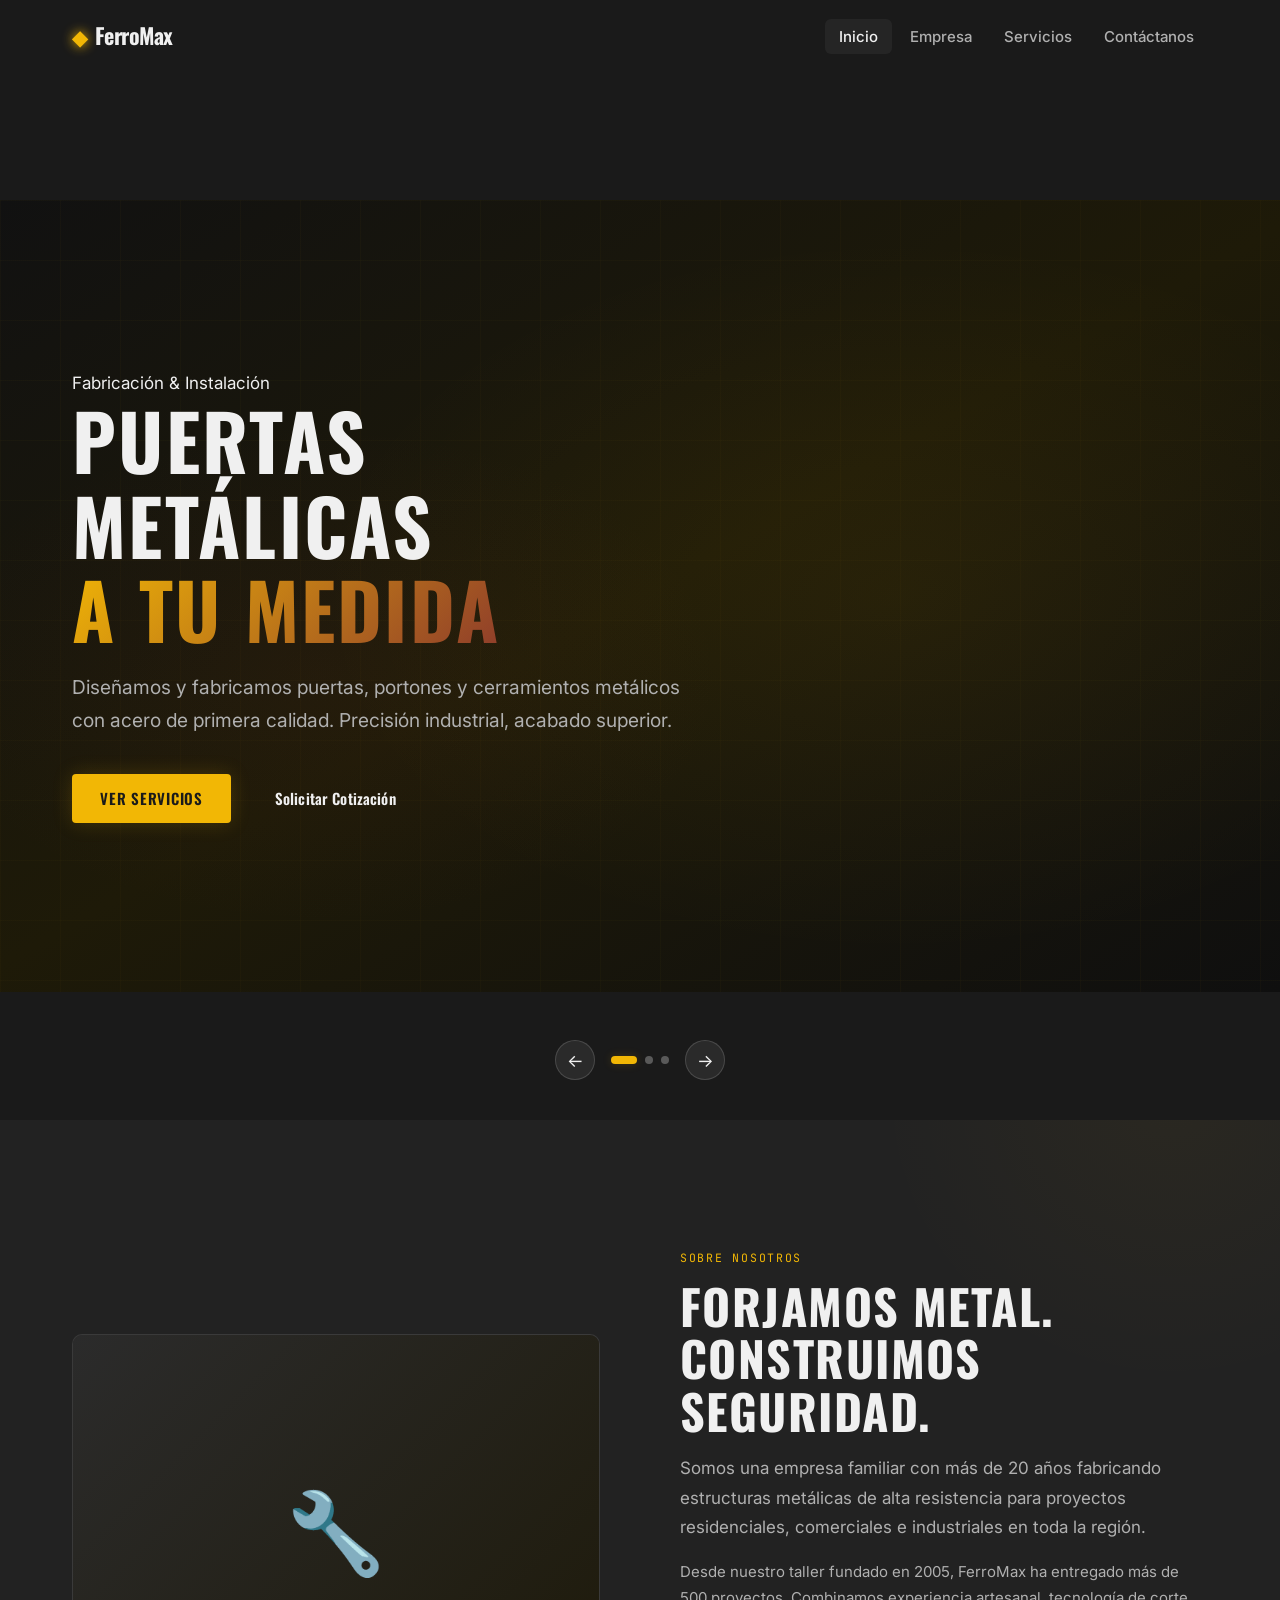
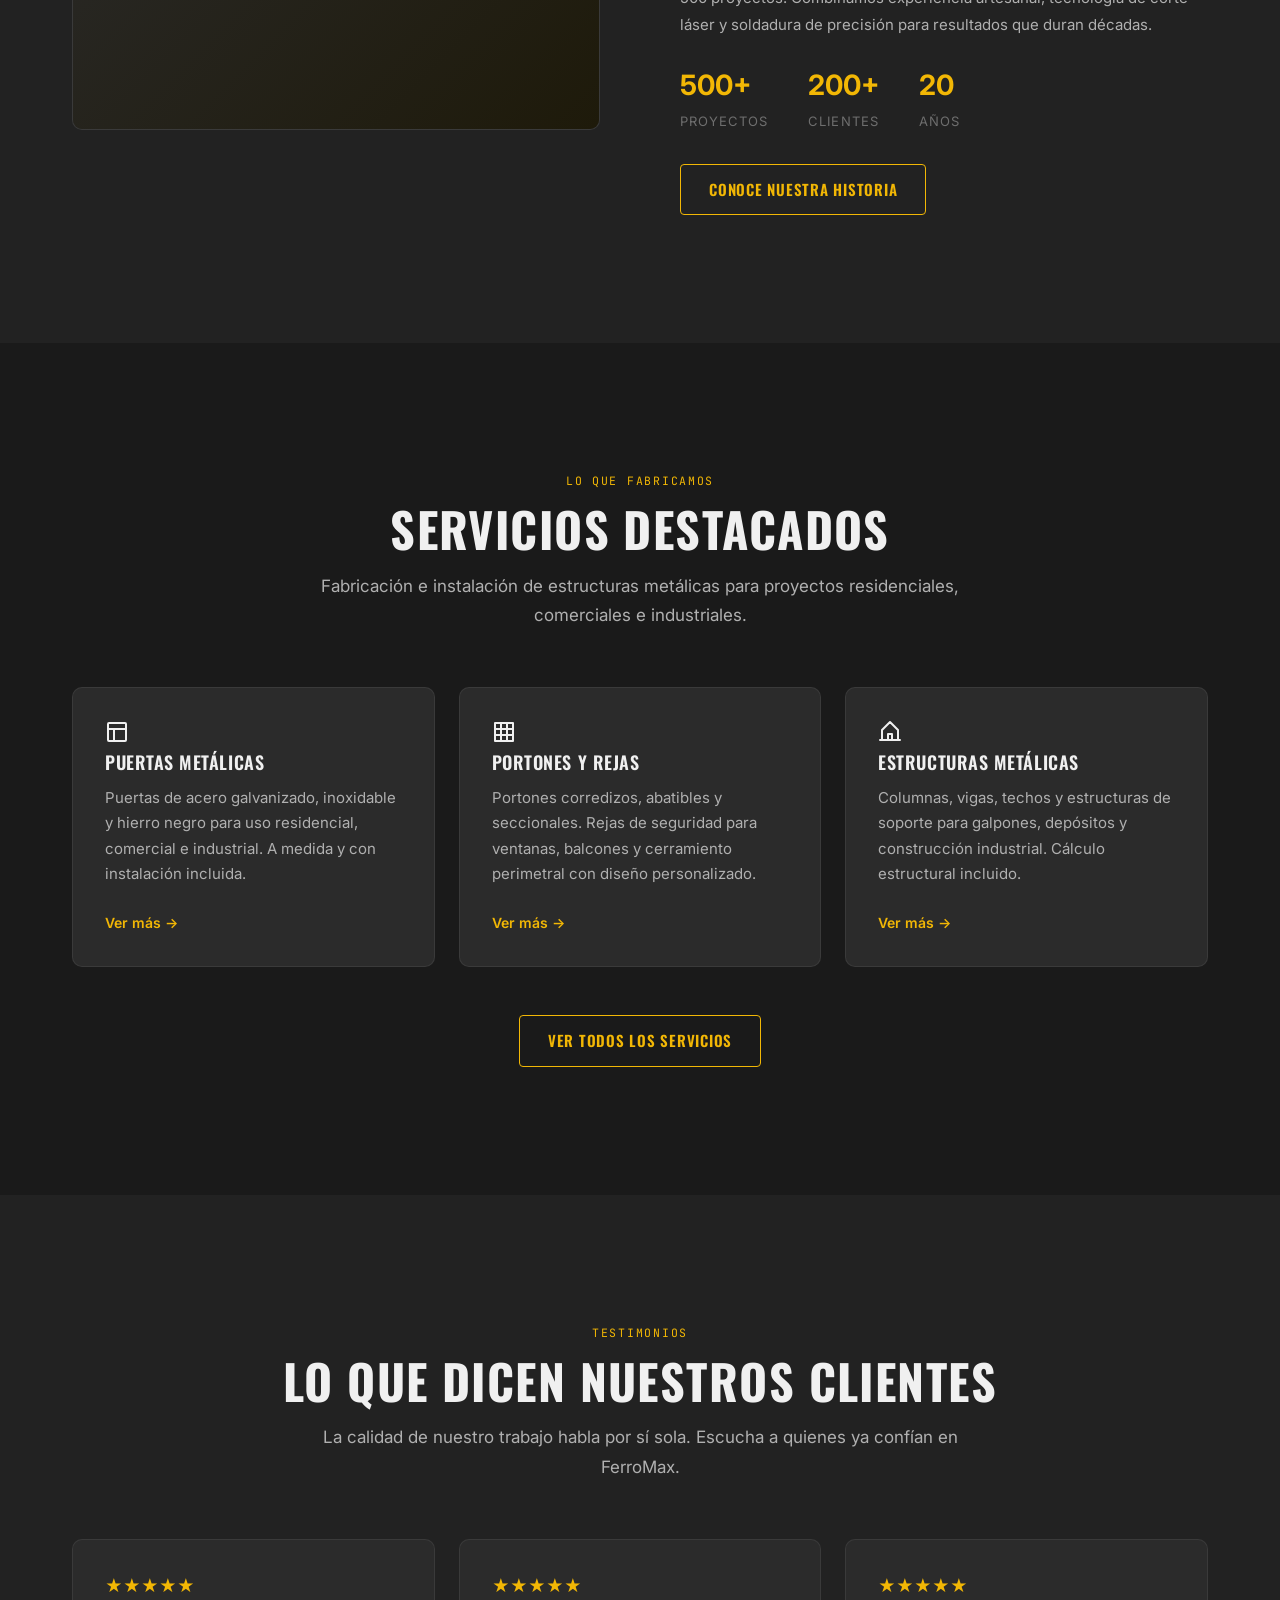
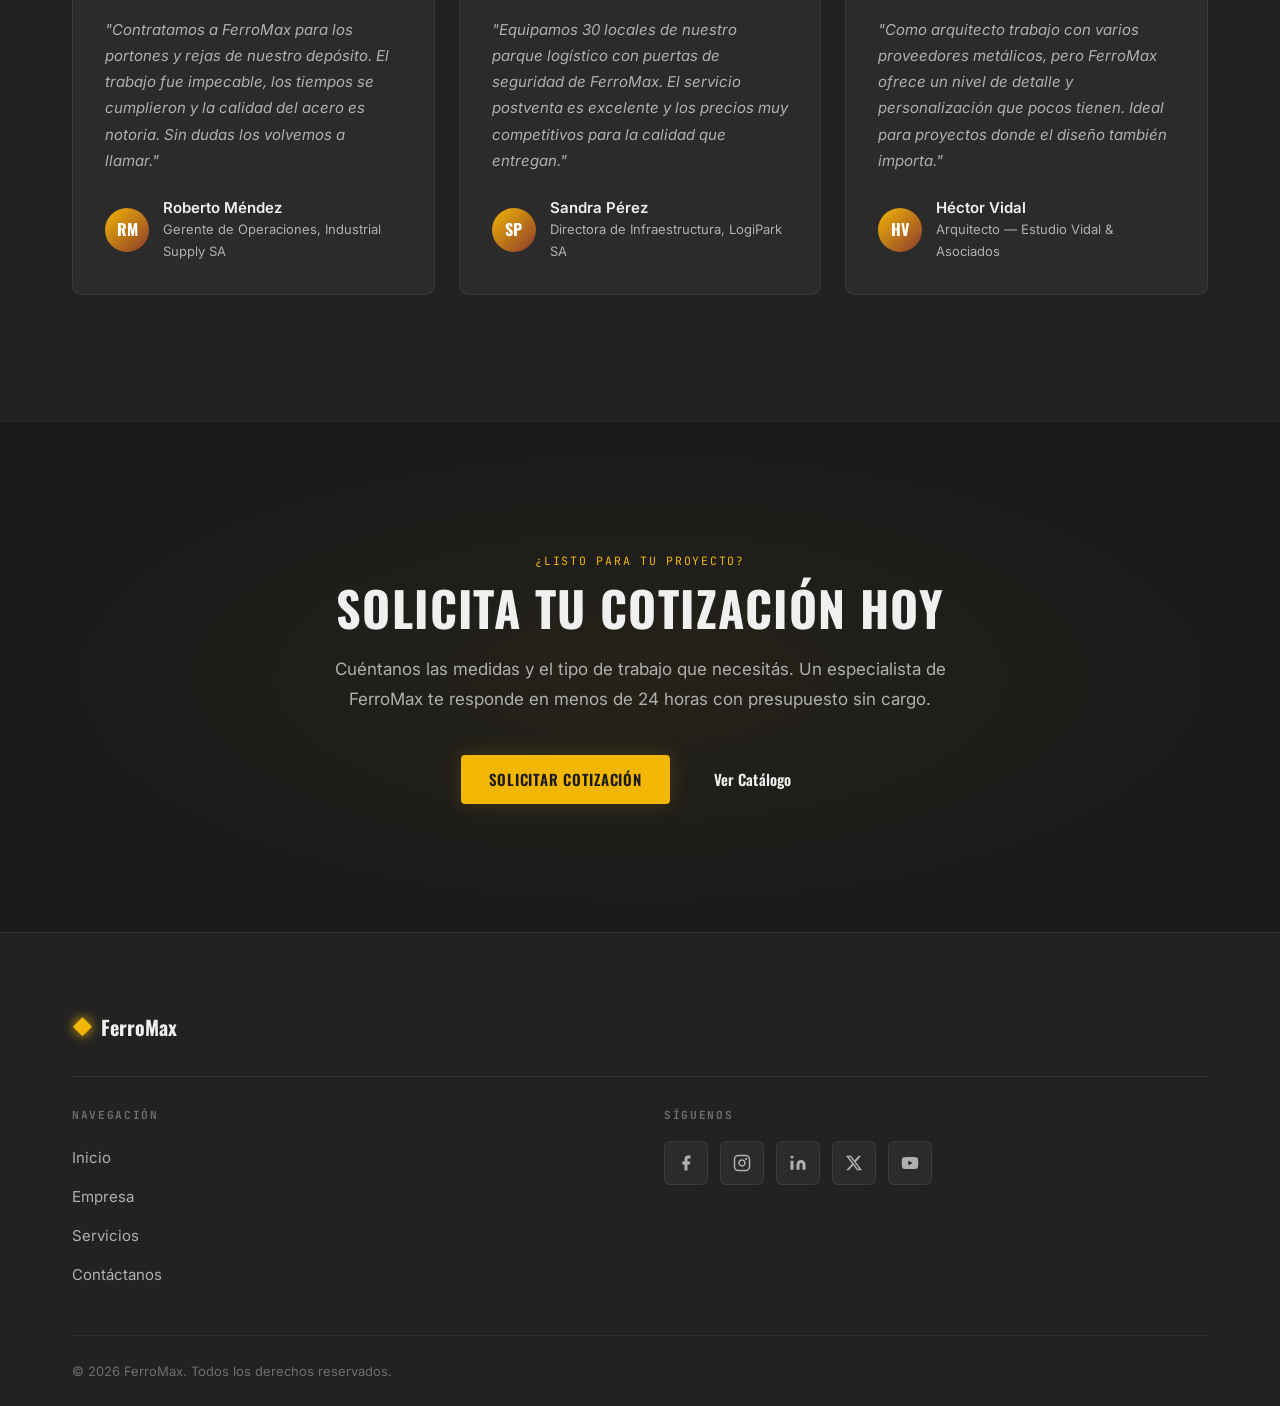
<file: index.html>
<!DOCTYPE html>
<html lang="es">
<head>
  <meta charset="UTF-8">
  <meta name="viewport" content="width=device-width, initial-scale=1.0">
  <meta name="description" content="FerroMax — Fabricación de puertas metálicas, portones, estructuras y herrería a medida. Más de 20 años de experiencia industrial.">
  <meta name="robots" content="index, follow">
  <meta property="og:title" content="FerroMax — Fabricación Metálica">
  <meta property="og:description" content="Puertas metálicas, portones, estructuras y herrería de precisión. Calidad industrial a tu medida.">
  <meta property="og:type" content="website">
  <title>FerroMax — Fabricación Metálica | Inicio</title>
  <link rel="preconnect" href="https://fonts.googleapis.com">
  <link rel="preconnect" href="https://fonts.gstatic.com" crossorigin>
  <link href="https://fonts.googleapis.com/css2?family=Oswald:wght@400;500;600;700&family=Inter:wght@400;500;600&family=JetBrains+Mono:wght@400;500&display=swap" rel="stylesheet">
  <link rel="stylesheet" href="css/styles.css">
</head>
<body class="page-body">

  <a href="#main-content" class="skip-link">Saltar al contenido principal</a>

  <!-- ── HEADER ── -->
  <header class="site-header" id="site-header" role="banner">
    <div class="container header-inner">
      <a href="index.html" class="logo" aria-label="FerroMax — Inicio">
        <span class="logo-mark" aria-hidden="true">◆</span>
        <span class="logo-text">FerroMax</span>
      </a>
      <nav class="main-nav" id="main-nav" aria-label="Navegación principal">
        <ul class="nav-list" role="list">
          <li><a href="index.html" class="nav-link">Inicio</a></li>
          <li><a href="empresa.html" class="nav-link">Empresa</a></li>
          <li><a href="servicios.html" class="nav-link">Servicios</a></li>
          <li><a href="contacto.html" class="nav-link">Contáctanos</a></li>
        </ul>
      </nav>
      <button class="hamburger" id="hamburger" aria-label="Abrir menú de navegación" aria-expanded="false" aria-controls="mobile-nav">
        <span aria-hidden="true"></span>
        <span aria-hidden="true"></span>
        <span aria-hidden="true"></span>
      </button>
    </div>
  </header>

  <!-- Mobile nav drawer -->
  <nav class="mobile-nav" id="mobile-nav" aria-label="Navegación móvil" aria-hidden="true">
    <ul class="mobile-nav-list" role="list">
      <li><a href="index.html">Inicio</a></li>
      <li><a href="empresa.html">Empresa</a></li>
      <li><a href="servicios.html">Servicios</a></li>
      <li><a href="contacto.html" class="btn-nav-mobile">Contáctanos</a></li>
    </ul>
  </nav>

  <main id="main-content">

    <!-- ── HERO SLIDER ── -->
    <section class="hero" aria-label="Slider principal">
      <div class="slider" id="hero-slider" aria-label="Presentación de servicios" role="region">

        <!-- Slide 1 -->
        <article class="slide slide-1 active" aria-hidden="false">
          <div class="slide-grid" aria-hidden="true"></div>
          <div class="container slide-content">
            <span class="slide-badge">Fabricación &amp; Instalación</span>
            <h1>Puertas Metálicas<br><span class="gradient-text">a Tu Medida</span></h1>
            <p>Diseñamos y fabricamos puertas, portones y cerramientos metálicos con acero de primera calidad. Precisión industrial, acabado superior.</p>
            <div class="slide-actions">
              <a href="servicios.html" class="btn btn-primary">Ver Servicios</a>
              <a href="contacto.html" class="btn btn-ghost">Solicitar Cotización</a>
            </div>
          </div>
        </article>

        <!-- Slide 2 -->
        <article class="slide slide-2" aria-hidden="true">
          <div class="slide-grid" aria-hidden="true"></div>
          <div class="container slide-content">
            <span class="slide-badge">Ingeniería Metálica</span>
            <h1>Estructuras que<br><span class="gradient-text">Soportan el Tiempo</span></h1>
            <p>Construimos estructuras metálicas, escaleras, barandas y cerramientos para proyectos residenciales, comerciales e industriales.</p>
            <div class="slide-actions">
              <a href="servicios.html" class="btn btn-primary">Explorar Catálogo</a>
            </div>
          </div>
        </article>

        <!-- Slide 3 -->
        <article class="slide slide-3" aria-hidden="true">
          <div class="slide-grid" aria-hidden="true"></div>
          <div class="container slide-content">
            <span class="slide-badge">+20 Años de Experiencia</span>
            <h1>Calidad que se Ve<br><span class="gradient-text">y se Siente</span></h1>
            <p>Más de 500 proyectos entregados en obra, 200+ clientes satisfechos y dos décadas forjando excelencia metálica avalan nuestro trabajo.</p>
            <div class="slide-actions">
              <a href="contacto.html" class="btn btn-primary">Contáctanos</a>
            </div>
          </div>
        </article>

      </div><!-- /slider -->

      <!-- Slider controls -->
      <div class="slider-controls" aria-label="Controles del slider">
        <button class="slider-btn" id="slider-prev" aria-label="Diapositiva anterior">&#8592;</button>
        <div class="slider-dots" role="tablist" aria-label="Indicadores de diapositiva">
          <button class="dot active" role="tab" aria-selected="true" aria-label="Ir a diapositiva 1"></button>
          <button class="dot" role="tab" aria-selected="false" aria-label="Ir a diapositiva 2"></button>
          <button class="dot" role="tab" aria-selected="false" aria-label="Ir a diapositiva 3"></button>
        </div>
        <button class="slider-btn" id="slider-next" aria-label="Siguiente diapositiva">&#8594;</button>
      </div>
    </section>

    <!-- ── INTRO / ABOUT BRIEF ── -->
    <section class="intro-section" aria-labelledby="intro-heading">
      <div class="container intro-grid">
        <!-- Image -->
        <div class="intro-image-wrap" data-reveal="left">
          <div class="image-ph" role="img" aria-label="Taller FerroMax">🔧</div>
        </div>

        <!-- Text -->
        <div data-reveal="right">
          <span class="label">Sobre Nosotros</span>
          <h2 id="intro-heading" class="section-title">Forjamos metal.<br>Construimos seguridad.</h2>
          <p class="section-sub">Somos una empresa familiar con más de 20 años fabricando estructuras metálicas de alta resistencia para proyectos residenciales, comerciales e industriales en toda la región.</p>
          <p style="color:var(--text-2);margin-top:1rem;line-height:1.75;font-size:0.9375rem;">Desde nuestro taller fundado en 2005, FerroMax ha entregado más de 500 proyectos. Combinamos experiencia artesanal, tecnología de corte láser y soldadura de precisión para resultados que duran décadas.</p>
          <div style="margin-top:1.5rem;display:flex;gap:2.5rem;flex-wrap:wrap;">
            <div><div style="font-size:1.75rem;font-weight:700;color:var(--accent);">500+</div><div style="font-size:0.8125rem;color:var(--text-3);text-transform:uppercase;letter-spacing:0.08em;">Proyectos</div></div>
            <div><div style="font-size:1.75rem;font-weight:700;color:var(--accent);">200+</div><div style="font-size:0.8125rem;color:var(--text-3);text-transform:uppercase;letter-spacing:0.08em;">Clientes</div></div>
            <div><div style="font-size:1.75rem;font-weight:700;color:var(--accent);">20</div><div style="font-size:0.8125rem;color:var(--text-3);text-transform:uppercase;letter-spacing:0.08em;">Años</div></div>
          </div>
          <div style="margin-top:2rem;">
            <a href="empresa.html" class="btn btn-outline">Conoce nuestra historia</a>
          </div>
        </div>
      </div>
    </section>

    <!-- ── SERVICES PREVIEW ── -->
    <section aria-labelledby="services-heading">
      <div class="container">
        <div class="section-header centered" data-reveal>
          <span class="label">Lo que fabricamos</span>
          <h2 id="services-heading" class="section-title">Servicios Destacados</h2>
          <p class="section-sub">Fabricación e instalación de estructuras metálicas para proyectos residenciales, comerciales e industriales.</p>
        </div>

        <div class="cards-grid" role="list">
          <!-- Card 1 -->
          <article class="card" data-reveal data-delay="1" role="listitem">
            <div class="card-icon" aria-hidden="true">
              <svg viewBox="0 0 24 24" aria-hidden="true"><rect x="3" y="3" width="18" height="18" rx="1"/><path d="M3 9h18M9 21V9"/></svg>
            </div>
            <h3 class="card-title">Puertas Metálicas</h3>
            <p class="card-desc">Puertas de acero galvanizado, inoxidable y hierro negro para uso residencial, comercial e industrial. A medida y con instalación incluida.</p>
            <a href="servicios.html" class="card-link" aria-label="Ver más sobre Puertas Metálicas">Ver más →</a>
          </article>

          <!-- Card 2 -->
          <article class="card" data-reveal data-delay="2" role="listitem">
            <div class="card-icon" aria-hidden="true">
              <svg viewBox="0 0 24 24" aria-hidden="true"><path d="M3 3h18v18H3zM3 9h18M3 15h18M9 3v18M15 3v18"/></svg>
            </div>
            <h3 class="card-title">Portones y Rejas</h3>
            <p class="card-desc">Portones corredizos, abatibles y seccionales. Rejas de seguridad para ventanas, balcones y cerramiento perimetral con diseño personalizado.</p>
            <a href="servicios.html" class="card-link" aria-label="Ver más sobre Portones y Rejas">Ver más →</a>
          </article>

          <!-- Card 3 -->
          <article class="card" data-reveal data-delay="3" role="listitem">
            <div class="card-icon" aria-hidden="true">
              <svg viewBox="0 0 24 24" aria-hidden="true"><path d="M2 20h20M4 20V10l8-8 8 8v10M10 20v-6h4v6"/></svg>
            </div>
            <h3 class="card-title">Estructuras Metálicas</h3>
            <p class="card-desc">Columnas, vigas, techos y estructuras de soporte para galpones, depósitos y construcción industrial. Cálculo estructural incluido.</p>
            <a href="servicios.html" class="card-link" aria-label="Ver más sobre Estructuras Metálicas">Ver más →</a>
          </article>
        </div>

        <div style="text-align:center;margin-top:3rem;" data-reveal>
          <a href="servicios.html" class="btn btn-outline">Ver todos los servicios</a>
        </div>
      </div>
    </section>

    <!-- ── TESTIMONIALS ── -->
    <section class="testimonials" aria-labelledby="testimonials-heading">
      <div class="container">
        <div class="section-header centered" data-reveal>
          <span class="label">Testimonios</span>
          <h2 id="testimonials-heading" class="section-title">Lo que dicen nuestros clientes</h2>
          <p class="section-sub">La calidad de nuestro trabajo habla por sí sola. Escucha a quienes ya confían en FerroMax.</p>
        </div>

        <div class="testimonials-grid" role="list">
          <article class="testimonial-card" data-reveal data-delay="1" role="listitem">
            <div class="stars" aria-label="5 de 5 estrellas">★★★★★</div>
            <p class="testimonial-text">"Contratamos a FerroMax para los portones y rejas de nuestro depósito. El trabajo fue impecable, los tiempos se cumplieron y la calidad del acero es notoria. Sin dudas los volvemos a llamar."</p>
            <div class="author">
              <div class="author-avatar" aria-hidden="true">RM</div>
              <div>
                <div class="author-name">Roberto Méndez</div>
                <div class="author-role">Gerente de Operaciones, Industrial Supply SA</div>
              </div>
            </div>
          </article>

          <article class="testimonial-card" data-reveal data-delay="2" role="listitem">
            <div class="stars" aria-label="5 de 5 estrellas">★★★★★</div>
            <p class="testimonial-text">"Equipamos 30 locales de nuestro parque logístico con puertas de seguridad de FerroMax. El servicio postventa es excelente y los precios muy competitivos para la calidad que entregan."</p>
            <div class="author">
              <div class="author-avatar" aria-hidden="true">SP</div>
              <div>
                <div class="author-name">Sandra Pérez</div>
                <div class="author-role">Directora de Infraestructura, LogiPark SA</div>
              </div>
            </div>
          </article>

          <article class="testimonial-card" data-reveal data-delay="3" role="listitem">
            <div class="stars" aria-label="5 de 5 estrellas">★★★★★</div>
            <p class="testimonial-text">"Como arquitecto trabajo con varios proveedores metálicos, pero FerroMax ofrece un nivel de detalle y personalización que pocos tienen. Ideal para proyectos donde el diseño también importa."</p>
            <div class="author">
              <div class="author-avatar" aria-hidden="true">HV</div>
              <div>
                <div class="author-name">Héctor Vidal</div>
                <div class="author-role">Arquitecto — Estudio Vidal &amp; Asociados</div>
              </div>
            </div>
          </article>
        </div>
      </div>
    </section>

    <!-- ── CTA ── -->
    <section class="cta-section" aria-labelledby="cta-heading">
      <div class="container">
        <div class="cta-inner" data-reveal>
          <span class="label">¿Listo para tu proyecto?</span>
          <h2 id="cta-heading">Solicita tu cotización hoy</h2>
          <p>Cuéntanos las medidas y el tipo de trabajo que necesitás. Un especialista de FerroMax te responde en menos de 24 horas con presupuesto sin cargo.</p>
          <div class="cta-actions">
            <a href="contacto.html" class="btn btn-primary">Solicitar Cotización</a>
            <a href="servicios.html" class="btn btn-ghost">Ver Catálogo</a>
          </div>
        </div>
      </div>
    </section>

  </main>

  <!-- ── FOOTER ── -->
  <footer class="site-footer" role="contentinfo">
    <div class="container">
      <!-- Brand row -->
      <div class="footer-brand-row">
        <span class="logo-mark" aria-hidden="true">◆</span>
        <span class="footer-logo-text">FerroMax</span>
      </div>

      <!-- Two columns -->
      <div class="footer-cols">
        <!-- Col 1: Navigation -->
        <nav aria-label="Navegación del pie de página">
          <h2 class="footer-col-title">Navegación</h2>
          <ul class="footer-nav-list" role="list">
            <li><a href="index.html">Inicio</a></li>
            <li><a href="empresa.html">Empresa</a></li>
            <li><a href="servicios.html">Servicios</a></li>
            <li><a href="contacto.html">Contáctanos</a></li>
          </ul>
        </nav>

        <!-- Col 2: Social -->
        <div>
          <h2 class="footer-col-title">Síguenos</h2>
          <div class="social-links" aria-label="Redes sociales">
            <a href="#" class="social-link" aria-label="Facebook" rel="noopener noreferrer" target="_blank">
              <svg viewBox="0 0 24 24" aria-hidden="true"><path d="M18 2h-3a5 5 0 0 0-5 5v3H7v4h3v8h4v-8h3l1-4h-4V7a1 1 0 0 1 1-1h3z"/></svg>
            </a>
            <a href="#" class="social-link" aria-label="Instagram" rel="noopener noreferrer" target="_blank">
              <svg viewBox="0 0 24 24" aria-hidden="true"><rect x="2" y="2" width="20" height="20" rx="5" ry="5" style="fill:none;stroke:currentColor;stroke-width:2"/><path d="M16 11.37A4 4 0 1 1 12.63 8 4 4 0 0 1 16 11.37z" style="fill:none;stroke:currentColor;stroke-width:2"/><circle cx="17.5" cy="6.5" r="1.5"/></svg>
            </a>
            <a href="#" class="social-link" aria-label="LinkedIn" rel="noopener noreferrer" target="_blank">
              <svg viewBox="0 0 24 24" aria-hidden="true"><path d="M16 8a6 6 0 0 1 6 6v7h-4v-7a2 2 0 0 0-2-2 2 2 0 0 0-2 2v7h-4v-7a6 6 0 0 1 6-6z"/><rect x="2" y="9" width="4" height="12"/><circle cx="4" cy="4" r="2"/></svg>
            </a>
            <a href="#" class="social-link" aria-label="X / Twitter" rel="noopener noreferrer" target="_blank">
              <svg viewBox="0 0 24 24" aria-hidden="true"><path d="M18.244 2.25h3.308l-7.227 8.26 8.502 11.24H16.17l-5.214-6.817L4.99 21.75H1.68l7.73-8.835L1.254 2.25H8.08l4.713 6.231zm-1.161 17.52h1.833L7.084 4.126H5.117z"/></svg>
            </a>
            <a href="#" class="social-link" aria-label="YouTube" rel="noopener noreferrer" target="_blank">
              <svg viewBox="0 0 24 24" aria-hidden="true"><path d="M22.54 6.42a2.78 2.78 0 0 0-1.94-1.96C18.88 4 12 4 12 4s-6.88 0-8.6.46a2.78 2.78 0 0 0-1.94 1.96A29 29 0 0 0 1 12a29 29 0 0 0 .46 5.58A2.78 2.78 0 0 0 3.4 19.6C5.12 20 12 20 12 20s6.88 0 8.6-.46a2.78 2.78 0 0 0 1.94-1.96A29 29 0 0 0 23 12a29 29 0 0 0-.46-5.58z"/><polygon points="9.75 15.02 15.5 12 9.75 8.98 9.75 15.02" style="fill:var(--bg)"/></svg>
            </a>
          </div>
        </div>
      </div>
    </div>

    <div class="footer-bottom">
      <div class="container" style="display:flex;flex-wrap:wrap;justify-content:space-between;align-items:center;gap:0.5rem;">
        <p class="footer-copy">&copy; 2026 FerroMax. Todos los derechos reservados.</p>
      </div>
    </div>
  </footer>

  <script src="js/main.js"></script>
</body>
</html>
</file>
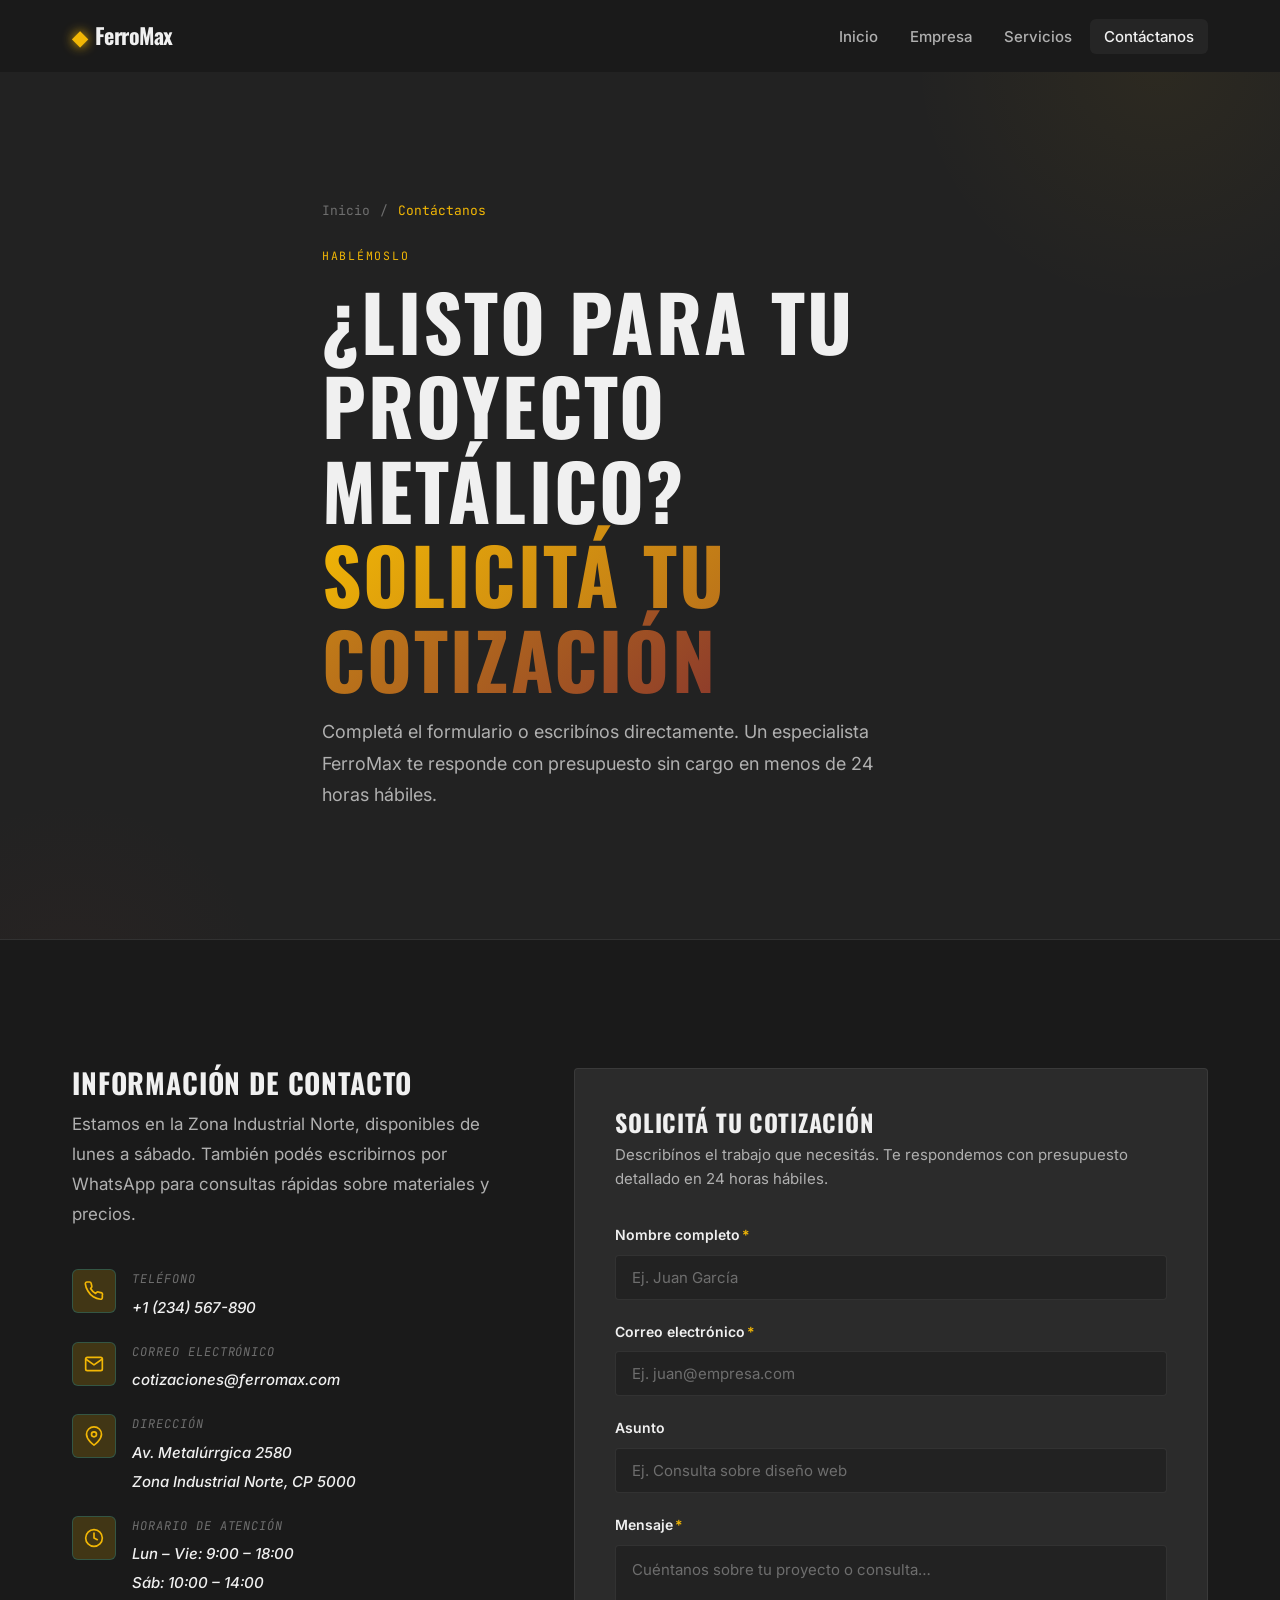
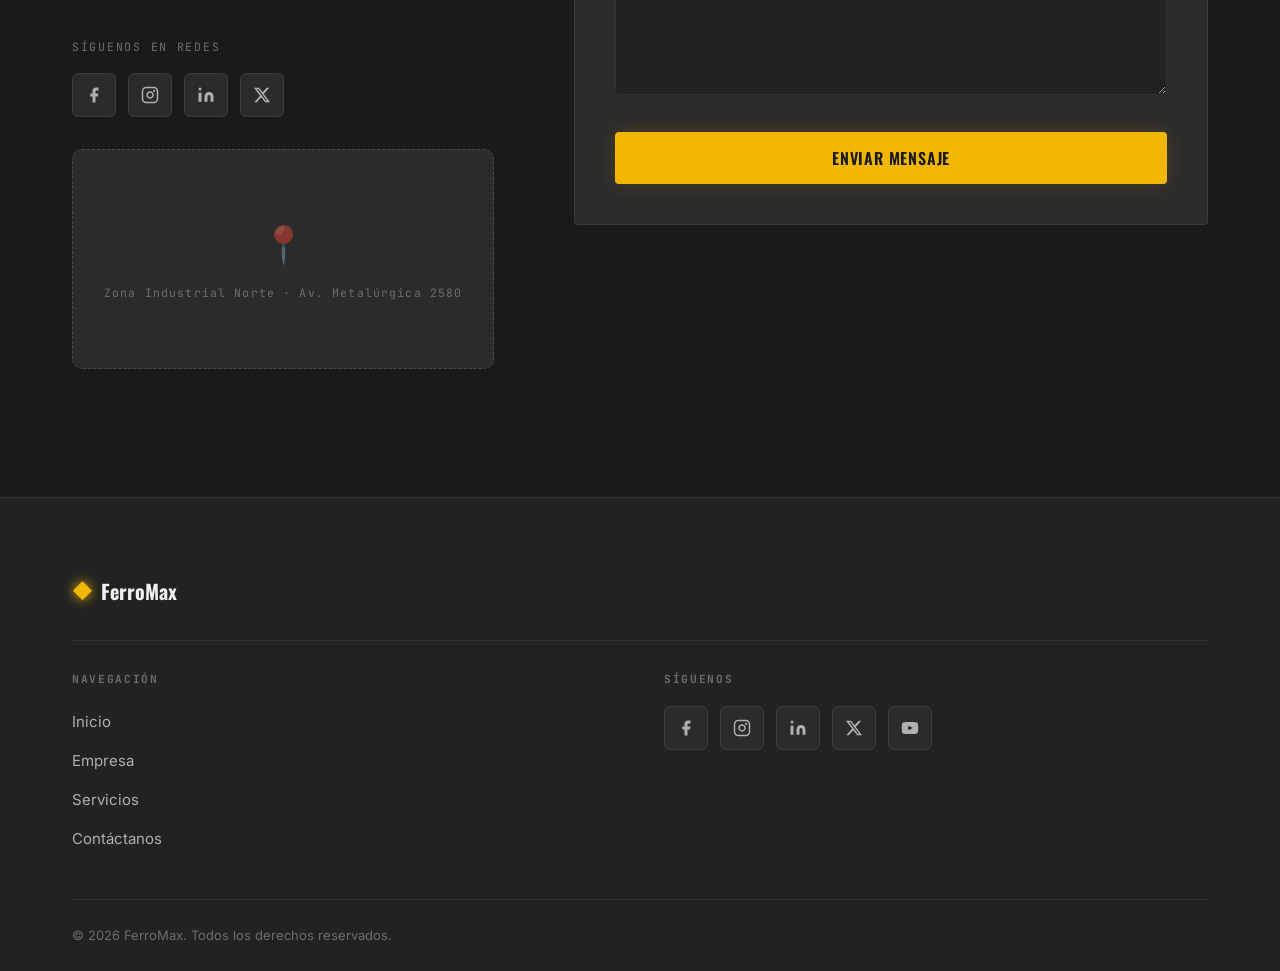
<file: contacto.html>
<!DOCTYPE html>
<html lang="es">
<head>
  <meta charset="UTF-8">
  <meta name="viewport" content="width=device-width, initial-scale=1.0">
  <meta name="description" content="Contactá a FerroMax para tu proyecto metálico. Puertas, portones, estructuras y herrería a medida. Presupuesto sin cargo en 24 horas.">
  <meta name="robots" content="index, follow">
  <meta property="og:title" content="Contáctanos — FerroMax Fabricación Metálica">
  <meta property="og:description" content="¿Tenés un proyecto metálico? Hablémoslo. El equipo de FerroMax te responde en 24 horas.">
  <meta property="og:type" content="website">
  <title>Contáctanos — FerroMax Fabricación Metálica</title>
  <link rel="preconnect" href="https://fonts.googleapis.com">
  <link rel="preconnect" href="https://fonts.gstatic.com" crossorigin>
  <link href="https://fonts.googleapis.com/css2?family=Oswald:wght@400;500;600;700&family=Inter:wght@400;500;600&family=JetBrains+Mono:wght@400;500&display=swap" rel="stylesheet">
  <link rel="stylesheet" href="css/styles.css">
</head>
<body class="page-body">

  <a href="#main-content" class="skip-link">Saltar al contenido principal</a>

  <!-- ── HEADER ── -->
  <header class="site-header" id="site-header" role="banner">
    <div class="container header-inner">
      <a href="index.html" class="logo" aria-label="FerroMax — Inicio">
        <span class="logo-mark" aria-hidden="true">◆</span>
        <span class="logo-text">FerroMax</span>
      </a>
      <nav class="main-nav" id="main-nav" aria-label="Navegación principal">
        <ul class="nav-list" role="list">
          <li><a href="index.html" class="nav-link">Inicio</a></li>
          <li><a href="empresa.html" class="nav-link">Empresa</a></li>
          <li><a href="servicios.html" class="nav-link">Servicios</a></li>
          <li><a href="contacto.html" class="nav-link">Contáctanos</a></li>
        </ul>
      </nav>
      <button class="hamburger" id="hamburger" aria-label="Abrir menú de navegación" aria-expanded="false" aria-controls="mobile-nav">
        <span aria-hidden="true"></span>
        <span aria-hidden="true"></span>
        <span aria-hidden="true"></span>
      </button>
    </div>
  </header>

  <!-- Mobile nav drawer -->
  <nav class="mobile-nav" id="mobile-nav" aria-label="Navegación móvil" aria-hidden="true">
    <ul class="mobile-nav-list" role="list">
      <li><a href="index.html">Inicio</a></li>
      <li><a href="empresa.html">Empresa</a></li>
      <li><a href="servicios.html">Servicios</a></li>
      <li><a href="contacto.html" class="btn-nav-mobile">Contáctanos</a></li>
    </ul>
  </nav>

  <main id="main-content">

    <!-- ── PAGE HERO ── -->
    <section class="page-hero" aria-labelledby="contacto-heading">
      <div class="container page-hero-content">
        <nav class="breadcrumb" aria-label="Ruta de navegación">
          <a href="index.html">Inicio</a>
          <span class="breadcrumb-sep" aria-hidden="true">/</span>
          <span class="breadcrumb-current" aria-current="page">Contáctanos</span>
        </nav>
        <span class="label">Hablémoslo</span>
        <h1 id="contacto-heading">¿Listo para tu proyecto metálico? <span class="gradient-text">Solicitá tu cotización</span></h1>
        <p>Completá el formulario o escribínos directamente. Un especialista FerroMax te responde con presupuesto sin cargo en menos de 24 horas hábiles.</p>
      </div>
    </section>

    <!-- ── CONTACT SECTION ── -->
    <section class="contact-section" aria-labelledby="formulario-heading">
      <div class="container contact-grid">

        <!-- ─ Contact Info (left) ─ -->
        <div data-reveal="left">
          <h2 class="contact-info-title" id="formulario-heading">Información de contacto</h2>
          <p class="contact-info-desc">Estamos en la Zona Industrial Norte, disponibles de lunes a sábado. También podés escribirnos por WhatsApp para consultas rápidas sobre materiales y precios.</p>

          <address>
            <ul class="contact-items" aria-label="Datos de contacto">
              <li class="contact-item">
                <div class="ci-icon" aria-hidden="true">
                  <svg viewBox="0 0 24 24" aria-hidden="true"><path d="M22 16.92v3a2 2 0 0 1-2.18 2 19.79 19.79 0 0 1-8.63-3.07A19.5 19.5 0 0 1 4.69 12 19.79 19.79 0 0 1 1.61 3.4 2 2 0 0 1 3.6 1.21h3a2 2 0 0 1 2 1.72 12.84 12.84 0 0 0 .7 2.81 2 2 0 0 1-.45 2.11L7.91 9a16 16 0 0 0 6 6l1.27-1.27a2 2 0 0 1 2.11-.45 12.84 12.84 0 0 0 2.81.7A2 2 0 0 1 22 16.92z"/></svg>
                </div>
                <div class="ci-content">
                  <div class="ci-label">Teléfono</div>
                  <a href="tel:+1234567890" class="ci-value" style="transition:color var(--t);" onmouseover="this.style.color='var(--accent)'" onmouseout="this.style.color='var(--text)'">+1 (234) 567-890</a>
                </div>
              </li>
              <li class="contact-item">
                <div class="ci-icon" aria-hidden="true">
                  <svg viewBox="0 0 24 24" aria-hidden="true"><path d="M4 4h16c1.1 0 2 .9 2 2v12c0 1.1-.9 2-2 2H4c-1.1 0-2-.9-2-2V6c0-1.1.9-2 2-2z"/><polyline points="22,6 12,13 2,6"/></svg>
                </div>
                <div class="ci-content">
                  <div class="ci-label">Correo electrónico</div>
                  <a href="mailto:cotizaciones@ferromax.com" class="ci-value" style="transition:color var(--t);" onmouseover="this.style.color='var(--accent)'" onmouseout="this.style.color='var(--text)'">cotizaciones@ferromax.com</a>
                </div>
              </li>
              <li class="contact-item">
                <div class="ci-icon" aria-hidden="true">
                  <svg viewBox="0 0 24 24" aria-hidden="true"><path d="M21 10c0 7-9 13-9 13s-9-6-9-13a9 9 0 0 1 18 0z"/><circle cx="12" cy="10" r="3"/></svg>
                </div>
                <div class="ci-content">
                  <div class="ci-label">Dirección</div>
                  <span class="ci-value">Av. Metalúrrgica 2580<br>Zona Industrial Norte, CP 5000</span>
                </div>
              </li>
              <li class="contact-item">
                <div class="ci-icon" aria-hidden="true">
                  <svg viewBox="0 0 24 24" aria-hidden="true"><circle cx="12" cy="12" r="10"/><polyline points="12 6 12 12 16 14"/></svg>
                </div>
                <div class="ci-content">
                  <div class="ci-label">Horario de atención</div>
                  <span class="ci-value">Lun – Vie: 9:00 – 18:00<br>Sáb: 10:00 – 14:00</span>
                </div>
              </li>
            </ul>
          </address>

          <!-- Social links -->
          <div style="margin-top:1rem;">
            <p style="font-family:var(--font-mono);font-size:0.72rem;letter-spacing:0.15em;text-transform:uppercase;color:var(--text-3);margin-bottom:1rem;">Síguenos en redes</p>
            <div class="social-links" aria-label="Redes sociales">
              <a href="#" class="social-link" aria-label="Facebook" rel="noopener noreferrer" target="_blank">
                <svg viewBox="0 0 24 24" aria-hidden="true"><path d="M18 2h-3a5 5 0 0 0-5 5v3H7v4h3v8h4v-8h3l1-4h-4V7a1 1 0 0 1 1-1h3z"/></svg>
              </a>
              <a href="#" class="social-link" aria-label="Instagram" rel="noopener noreferrer" target="_blank">
                <svg viewBox="0 0 24 24" aria-hidden="true"><rect x="2" y="2" width="20" height="20" rx="5" ry="5" style="fill:none;stroke:currentColor;stroke-width:2"/><path d="M16 11.37A4 4 0 1 1 12.63 8 4 4 0 0 1 16 11.37z" style="fill:none;stroke:currentColor;stroke-width:2"/><circle cx="17.5" cy="6.5" r="1.5"/></svg>
              </a>
              <a href="#" class="social-link" aria-label="LinkedIn" rel="noopener noreferrer" target="_blank">
                <svg viewBox="0 0 24 24" aria-hidden="true"><path d="M16 8a6 6 0 0 1 6 6v7h-4v-7a2 2 0 0 0-2-2 2 2 0 0 0-2 2v7h-4v-7a6 6 0 0 1 6-6z"/><rect x="2" y="9" width="4" height="12"/><circle cx="4" cy="4" r="2"/></svg>
              </a>
              <a href="#" class="social-link" aria-label="X / Twitter" rel="noopener noreferrer" target="_blank">
                <svg viewBox="0 0 24 24" aria-hidden="true"><path d="M18.244 2.25h3.308l-7.227 8.26 8.502 11.24H16.17l-5.214-6.817L4.99 21.75H1.68l7.73-8.835L1.254 2.25H8.08l4.713 6.231zm-1.161 17.52h1.833L7.084 4.126H5.117z"/></svg>
              </a>
            </div>
          </div>

          <!-- Map placeholder -->
            <div class="map-ph" role="img" aria-label="Mapa de ubicación FerroMax — Zona Industrial Norte">
            <span class="map-ph-icon" aria-hidden="true">📍</span>
            <span class="map-ph-text">Zona Industrial Norte · Av. Metalúrgica 2580</span>
          </div>
        </div>

        <!-- ─ Contact Form (right) ─ -->
        <div data-reveal="right">
          <div class="form-card">
            <h2 class="form-title">Solicitá tu cotización</h2>
            <p class="form-sub">Describínos el trabajo que necesitás. Te respondemos con presupuesto detallado en 24 horas hábiles.</p>

            <form id="contact-form" novalidate aria-label="Formulario de contacto">

              <div class="form-group">
                <label for="field-name" class="form-label">
                  Nombre completo<span aria-hidden="true">*</span>
                </label>
                <input
                  type="text"
                  id="field-name"
                  class="form-input"
                  name="nombre"
                  placeholder="Ej. Juan García"
                  autocomplete="name"
                  required
                  aria-required="true"
                  aria-describedby="err-name"
                >
                <span id="err-name" class="field-error" role="alert" aria-live="polite"></span>
              </div>

              <div class="form-group">
                <label for="field-email" class="form-label">
                  Correo electrónico<span aria-hidden="true">*</span>
                </label>
                <input
                  type="email"
                  id="field-email"
                  class="form-input"
                  name="correo"
                  placeholder="Ej. juan@empresa.com"
                  autocomplete="email"
                  required
                  aria-required="true"
                  aria-describedby="err-email"
                >
                <span id="err-email" class="field-error" role="alert" aria-live="polite"></span>
              </div>

              <div class="form-group">
                <label for="field-subject" class="form-label">Asunto</label>
                <input
                  type="text"
                  id="field-subject"
                  class="form-input"
                  name="asunto"
                  placeholder="Ej. Consulta sobre diseño web"
                  autocomplete="off"
                >
              </div>

              <div class="form-group">
                <label for="field-message" class="form-label">
                  Mensaje<span aria-hidden="true">*</span>
                </label>
                <textarea
                  id="field-message"
                  class="form-textarea"
                  name="mensaje"
                  placeholder="Cuéntanos sobre tu proyecto o consulta…"
                  rows="5"
                  required
                  aria-required="true"
                  aria-describedby="err-message"
                ></textarea>
                <span id="err-message" class="field-error" role="alert" aria-live="polite"></span>
              </div>

              <button type="submit" class="btn btn-primary form-submit">Enviar Mensaje</button>

              <div id="form-success" class="form-success" role="status" aria-live="polite">
                &#x2713; ¡Solicitud enviada con éxito! Te contactaremos con tu presupuesto a la brevedad.
              </div>

            </form>
          </div>
        </div>

      </div>
    </section>

  </main>

  <!-- ── FOOTER ── -->
  <footer class="site-footer" role="contentinfo">
    <div class="container">
      <!-- Brand row -->
      <div class="footer-brand-row">
        <span class="logo-mark" aria-hidden="true">◆</span>
        <span class="footer-logo-text">FerroMax</span>
      </div>

      <!-- Two columns -->
      <div class="footer-cols">
        <!-- Col 1: Navigation -->
        <nav aria-label="Navegación del pie de página">
          <h2 class="footer-col-title">Navegación</h2>
          <ul class="footer-nav-list" role="list">
            <li><a href="index.html">Inicio</a></li>
            <li><a href="empresa.html">Empresa</a></li>
            <li><a href="servicios.html">Servicios</a></li>
            <li><a href="contacto.html">Contáctanos</a></li>
          </ul>
        </nav>

        <!-- Col 2: Social -->
        <div>
          <h2 class="footer-col-title">Síguenos</h2>
          <div class="social-links" aria-label="Redes sociales">
            <a href="#" class="social-link" aria-label="Facebook" rel="noopener noreferrer" target="_blank">
              <svg viewBox="0 0 24 24" aria-hidden="true"><path d="M18 2h-3a5 5 0 0 0-5 5v3H7v4h3v8h4v-8h3l1-4h-4V7a1 1 0 0 1 1-1h3z"/></svg>
            </a>
            <a href="#" class="social-link" aria-label="Instagram" rel="noopener noreferrer" target="_blank">
              <svg viewBox="0 0 24 24" aria-hidden="true"><rect x="2" y="2" width="20" height="20" rx="5" ry="5" style="fill:none;stroke:currentColor;stroke-width:2"/><path d="M16 11.37A4 4 0 1 1 12.63 8 4 4 0 0 1 16 11.37z" style="fill:none;stroke:currentColor;stroke-width:2"/><circle cx="17.5" cy="6.5" r="1.5"/></svg>
            </a>
            <a href="#" class="social-link" aria-label="LinkedIn" rel="noopener noreferrer" target="_blank">
              <svg viewBox="0 0 24 24" aria-hidden="true"><path d="M16 8a6 6 0 0 1 6 6v7h-4v-7a2 2 0 0 0-2-2 2 2 0 0 0-2 2v7h-4v-7a6 6 0 0 1 6-6z"/><rect x="2" y="9" width="4" height="12"/><circle cx="4" cy="4" r="2"/></svg>
            </a>
            <a href="#" class="social-link" aria-label="X / Twitter" rel="noopener noreferrer" target="_blank">
              <svg viewBox="0 0 24 24" aria-hidden="true"><path d="M18.244 2.25h3.308l-7.227 8.26 8.502 11.24H16.17l-5.214-6.817L4.99 21.75H1.68l7.73-8.835L1.254 2.25H8.08l4.713 6.231zm-1.161 17.52h1.833L7.084 4.126H5.117z"/></svg>
            </a>
            <a href="#" class="social-link" aria-label="YouTube" rel="noopener noreferrer" target="_blank">
              <svg viewBox="0 0 24 24" aria-hidden="true"><path d="M22.54 6.42a2.78 2.78 0 0 0-1.94-1.96C18.88 4 12 4 12 4s-6.88 0-8.6.46a2.78 2.78 0 0 0-1.94 1.96A29 29 0 0 0 1 12a29 29 0 0 0 .46 5.58A2.78 2.78 0 0 0 3.4 19.6C5.12 20 12 20 12 20s6.88 0 8.6-.46a2.78 2.78 0 0 0 1.94-1.96A29 29 0 0 0 23 12a29 29 0 0 0-.46-5.58z"/><polygon points="9.75 15.02 15.5 12 9.75 8.98 9.75 15.02" style="fill:var(--bg)"/></svg>
            </a>
          </div>
        </div>
      </div>
    </div>

    <div class="footer-bottom">
      <div class="container" style="display:flex;flex-wrap:wrap;justify-content:space-between;align-items:center;gap:0.5rem;">
        <p class="footer-copy">&copy; 2026 FerroMax. Todos los derechos reservados.</p>
      </div>
    </div>
  </footer>

  <script src="js/main.js"></script>
</body>
</html>
</file>
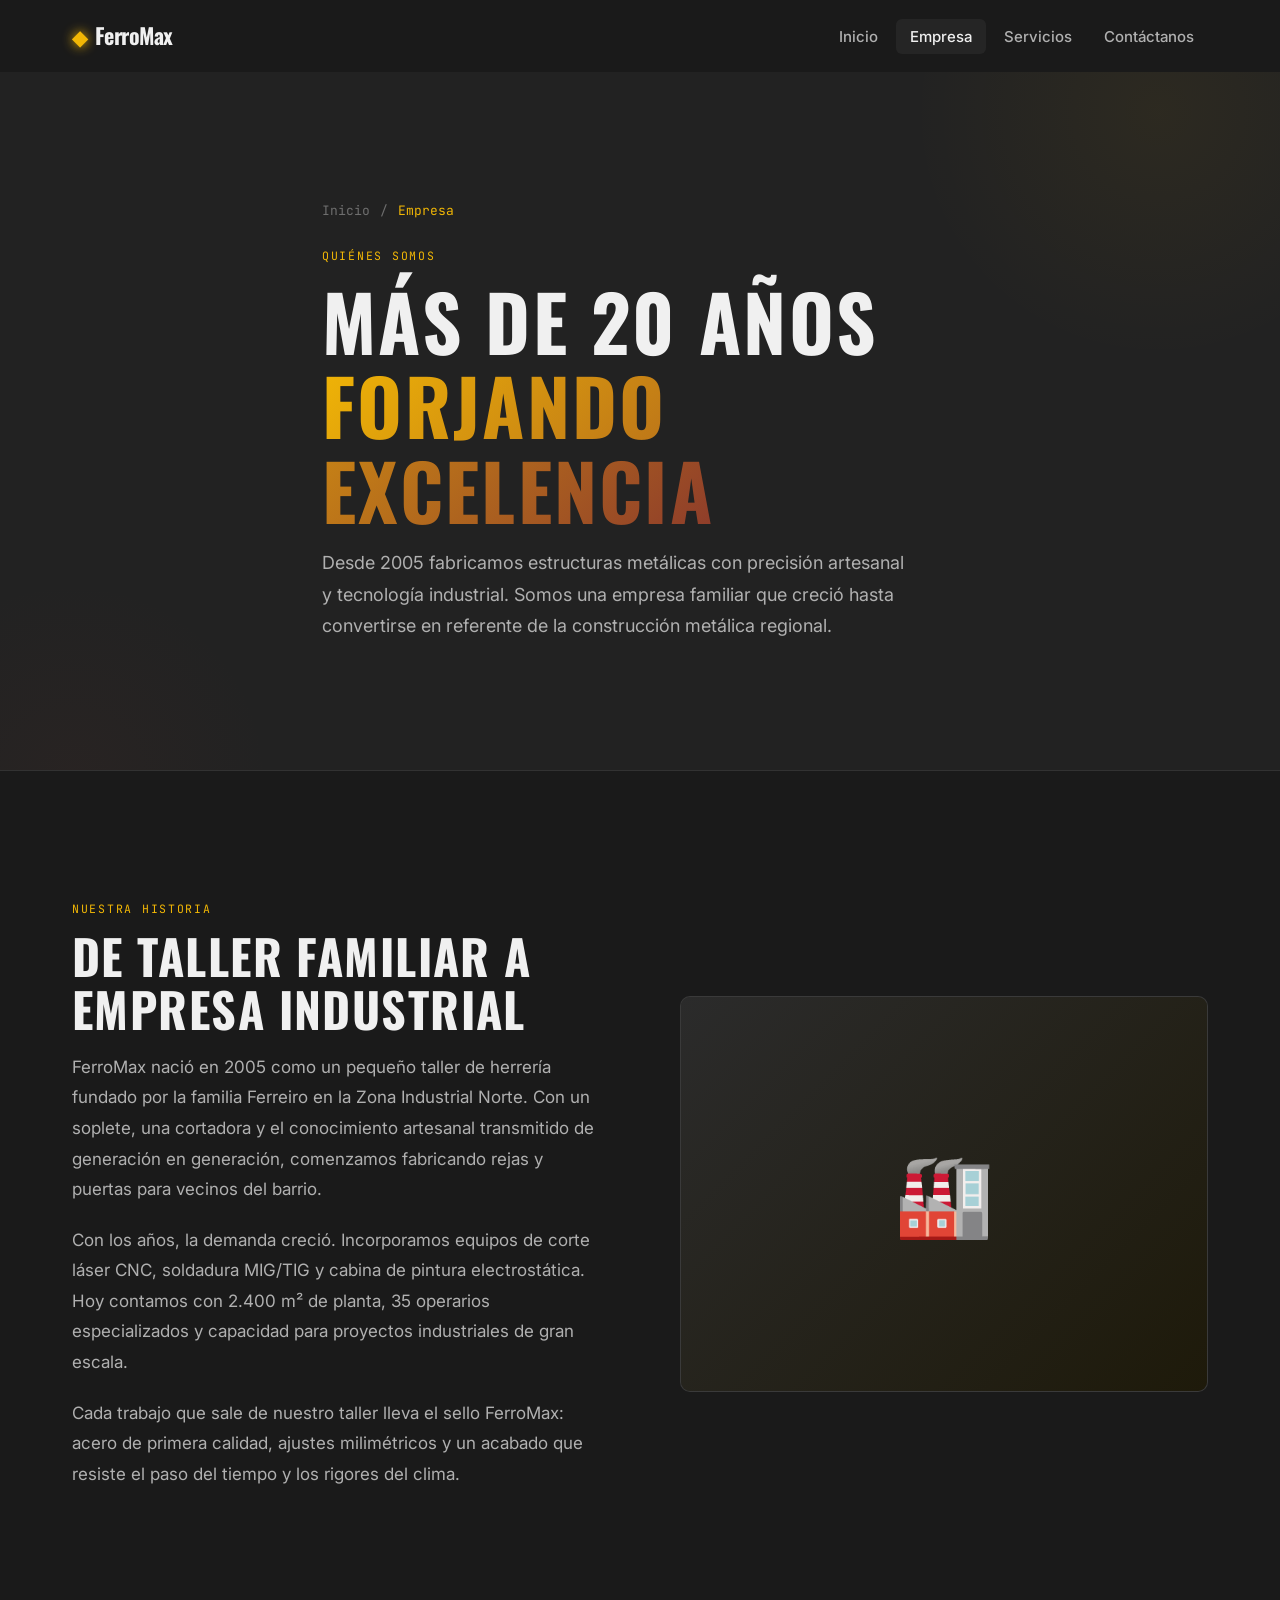
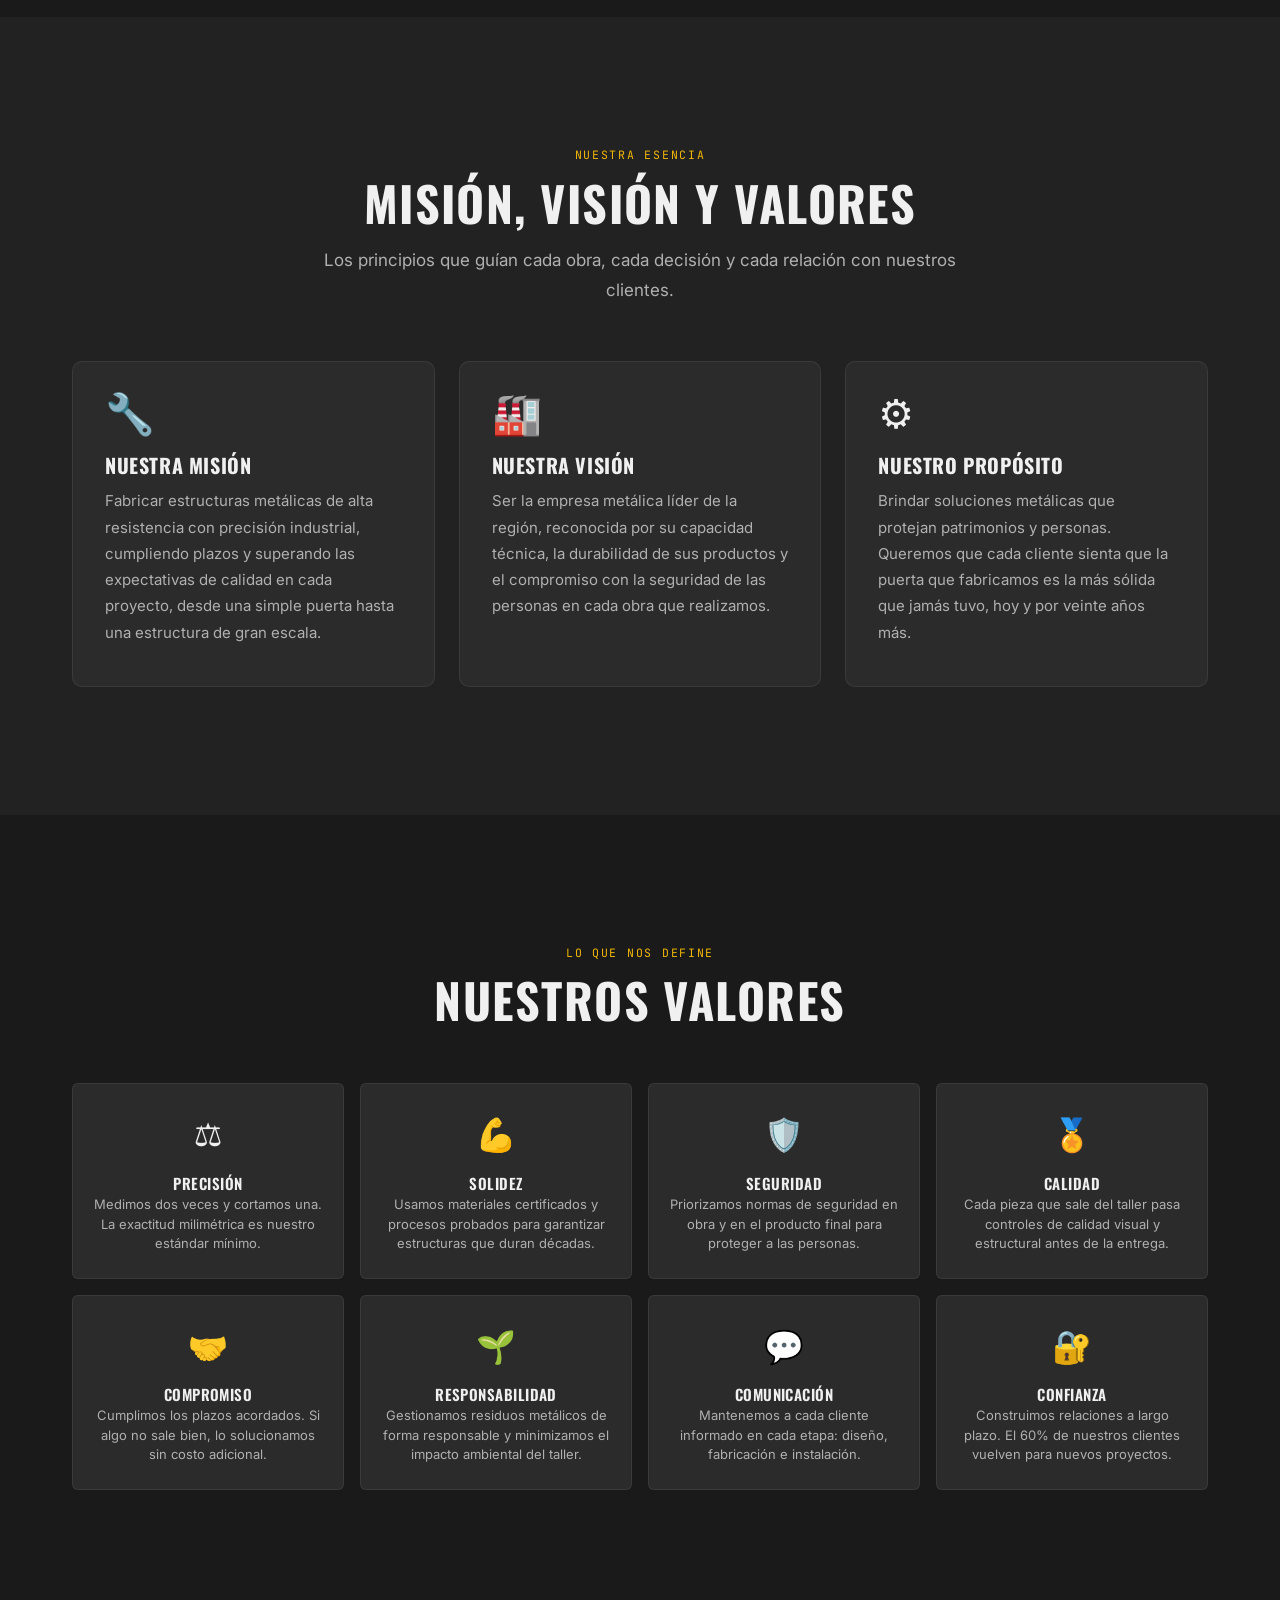
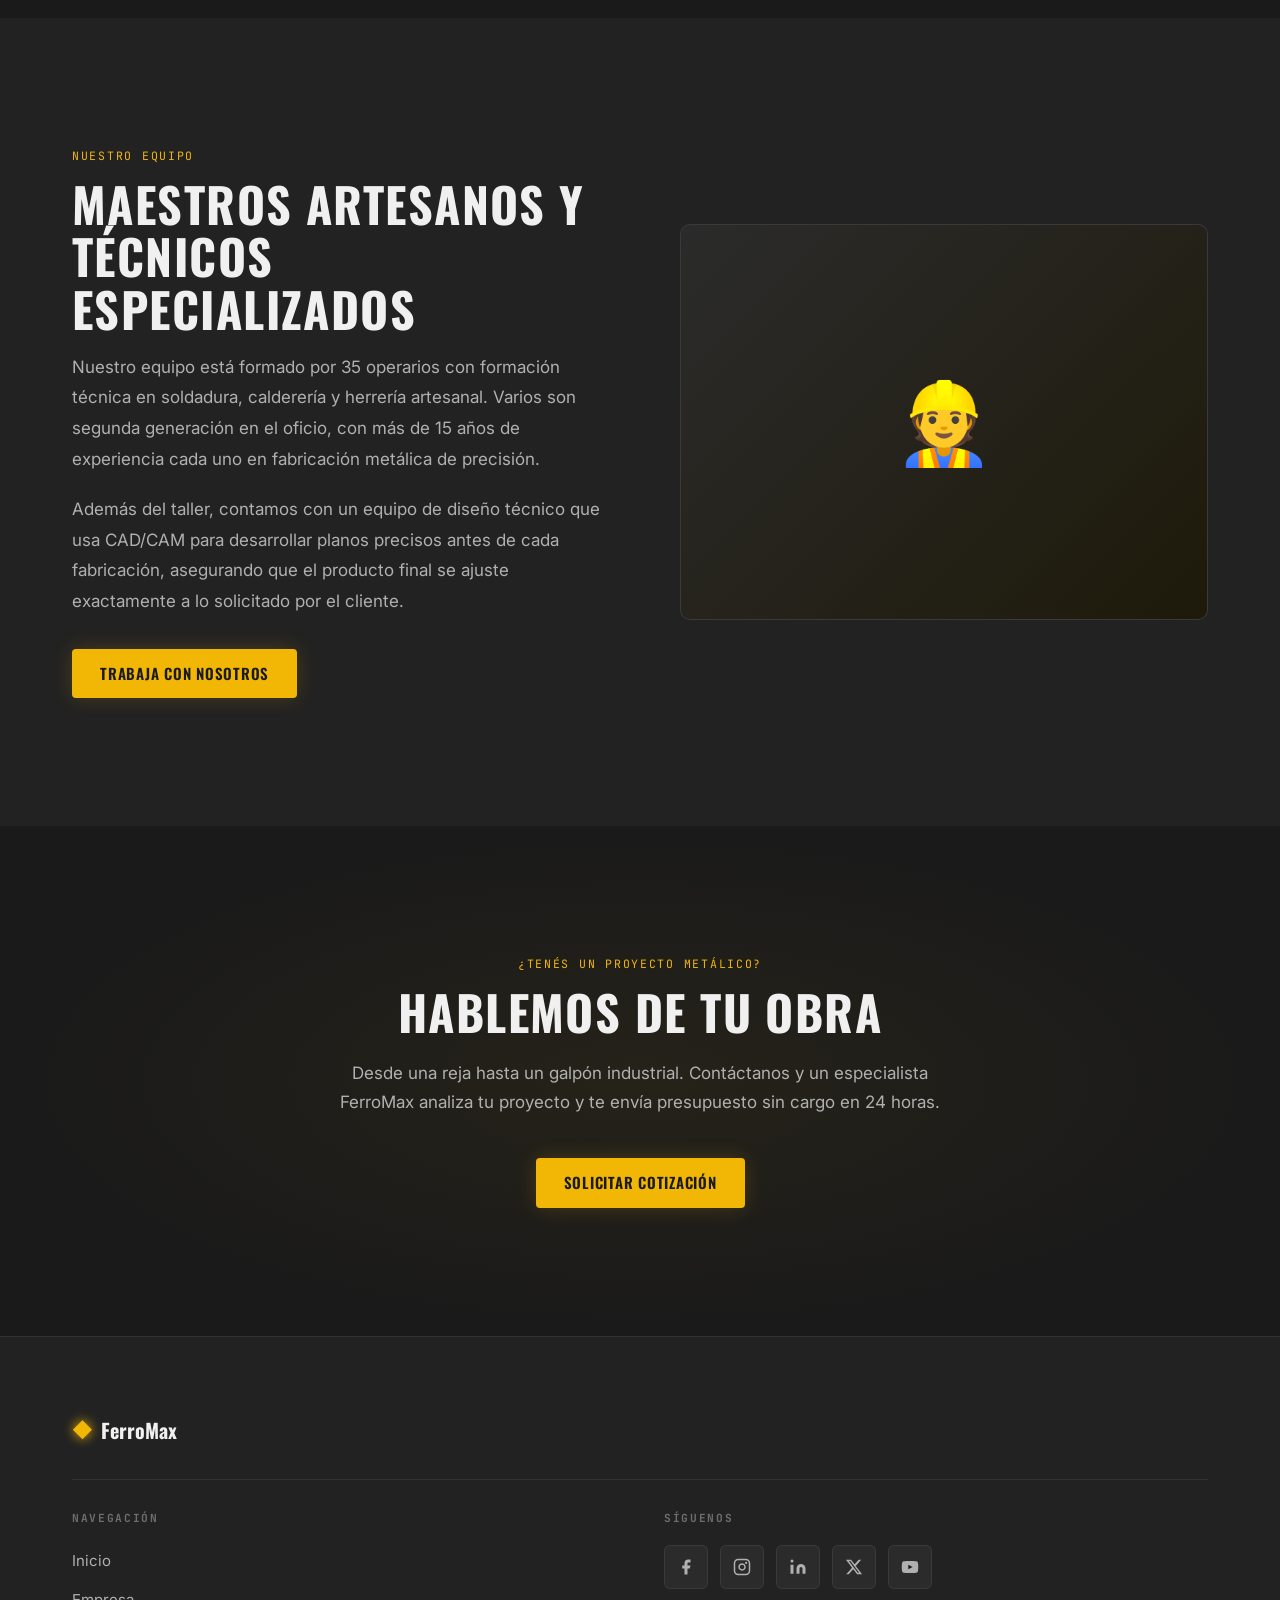
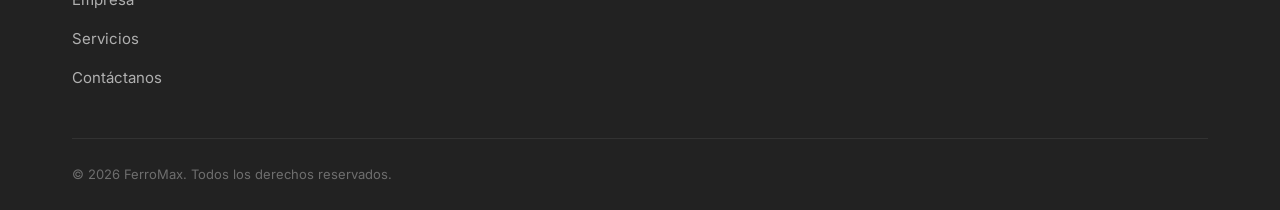
<file: empresa.html>
<!DOCTYPE html>
<html lang="es">
<head>
  <meta charset="UTF-8">
  <meta name="viewport" content="width=device-width, initial-scale=1.0">
  <meta name="description" content="FerroMax — Más de 20 años fabricando estructuras metálicas. Conoce nuestra historia, misión, visión y los valores que nos convierten en referentes del sector.">
  <meta name="robots" content="index, follow">
  <meta property="og:title" content="Empresa — FerroMax Fabricación Metálica">
  <meta property="og:description" content="Historia, misión, visión y valores de FerroMax. Más de 20 años forjando excelencia metálica.">
  <meta property="og:type" content="website">
  <title>Empresa — FerroMax Fabricación Metálica</title>
  <link rel="preconnect" href="https://fonts.googleapis.com">
  <link rel="preconnect" href="https://fonts.gstatic.com" crossorigin>
  <link href="https://fonts.googleapis.com/css2?family=Oswald:wght@400;500;600;700&family=Inter:wght@400;500;600&family=JetBrains+Mono:wght@400;500&display=swap" rel="stylesheet">
  <link rel="stylesheet" href="css/styles.css">
</head>
<body class="page-body">

  <a href="#main-content" class="skip-link">Saltar al contenido principal</a>

  <!-- ── HEADER ── -->
  <header class="site-header" id="site-header" role="banner">
    <div class="container header-inner">
      <a href="index.html" class="logo" aria-label="FerroMax — Inicio">
        <span class="logo-mark" aria-hidden="true">◆</span>
        <span class="logo-text">FerroMax</span>
      </a>
      <nav class="main-nav" id="main-nav" aria-label="Navegación principal">
        <ul class="nav-list" role="list">
          <li><a href="index.html" class="nav-link">Inicio</a></li>
          <li><a href="empresa.html" class="nav-link">Empresa</a></li>
          <li><a href="servicios.html" class="nav-link">Servicios</a></li>
          <li><a href="contacto.html" class="nav-link">Contáctanos</a></li>
        </ul>
      </nav>
      <button class="hamburger" id="hamburger" aria-label="Abrir menú de navegación" aria-expanded="false" aria-controls="mobile-nav">
        <span aria-hidden="true"></span>
        <span aria-hidden="true"></span>
        <span aria-hidden="true"></span>
      </button>
    </div>
  </header>

  <!-- Mobile nav drawer -->
  <nav class="mobile-nav" id="mobile-nav" aria-label="Navegación móvil" aria-hidden="true">
    <ul class="mobile-nav-list" role="list">
      <li><a href="index.html">Inicio</a></li>
      <li><a href="empresa.html">Empresa</a></li>
      <li><a href="servicios.html">Servicios</a></li>
      <li><a href="contacto.html" class="btn-nav-mobile">Contáctanos</a></li>
    </ul>
  </nav>

  <main id="main-content">

    <!-- ── PAGE HERO ── -->
    <section class="page-hero" aria-labelledby="empresa-heading">
      <div class="container page-hero-content">
        <nav class="breadcrumb" aria-label="Ruta de navegación">
          <a href="index.html">Inicio</a>
          <span class="breadcrumb-sep" aria-hidden="true">/</span>
          <span class="breadcrumb-current" aria-current="page">Empresa</span>
        </nav>
        <span class="label">Quiénes Somos</span>
        <h1 id="empresa-heading">Más de 20 años <span class="gradient-text">forjando excelencia</span></h1>
        <p>Desde 2005 fabricamos estructuras metálicas con precisión artesanal y tecnología industrial. Somos una empresa familiar que creció hasta convertirse en referente de la construcción metálica regional.</p>
      </div>
    </section>

    <!-- ── HISTORIA ── -->
    <section class="history-section" aria-labelledby="historia-heading">
      <div class="container">
        <div class="history-grid">
          <div data-reveal="left">
            <span class="label">Nuestra Historia</span>
            <h2 id="historia-heading" class="section-title">De taller familiar a<br>empresa industrial</h2>
            <p style="color:var(--text-2);line-height:1.8;margin-bottom:1.25rem;">FerroMax nació en 2005 como un pequeño taller de herrería fundado por la familia Ferreiro en la Zona Industrial Norte. Con un soplete, una cortadora y el conocimiento artesanal transmitido de generación en generación, comenzamos fabricando rejas y puertas para vecinos del barrio.</p>
            <p style="color:var(--text-2);line-height:1.8;margin-bottom:1.25rem;">Con los años, la demanda creció. Incorporamos equipos de corte láser CNC, soldadura MIG/TIG y cabina de pintura electrostática. Hoy contamos con 2.400 m² de planta, 35 operarios especializados y capacidad para proyectos industriales de gran escala.</p>
            <p style="color:var(--text-2);line-height:1.8;">Cada trabajo que sale de nuestro taller lleva el sello FerroMax: acero de primera calidad, ajustes milimétricos y un acabado que resiste el paso del tiempo y los rigores del clima.</p>
          </div>
          <div class="image-block" data-reveal="right">
            <div class="image-ph" role="img" aria-label="Taller FerroMax">🏭</div>
          </div>
        </div>
      </div>
    </section>

    <!-- ── MISIÓN / VISIÓN / VALORES ── -->
    <section class="mvv-section" aria-labelledby="mvv-heading">
      <div class="container">
        <div class="section-header centered" data-reveal>
          <span class="label">Nuestra Esencia</span>
          <h2 id="mvv-heading" class="section-title">Misión, Visión y Valores</h2>
          <p class="section-sub">Los principios que guían cada obra, cada decisión y cada relación con nuestros clientes.</p>
        </div>

        <div class="mvv-grid">
          <article class="mvv-card" data-reveal data-delay="1">
            <div class="mvv-icon" aria-hidden="true">🔧</div>
            <h3 class="mvv-title">Nuestra Misión</h3>
            <p class="mvv-text">Fabricar estructuras metálicas de alta resistencia con precisión industrial, cumpliendo plazos y superando las expectativas de calidad en cada proyecto, desde una simple puerta hasta una estructura de gran escala.</p>
          </article>

          <article class="mvv-card" data-reveal data-delay="2">
            <div class="mvv-icon" aria-hidden="true">🏭</div>
            <h3 class="mvv-title">Nuestra Visión</h3>
            <p class="mvv-text">Ser la empresa metálica líder de la región, reconocida por su capacidad técnica, la durabilidad de sus productos y el compromiso con la seguridad de las personas en cada obra que realizamos.</p>
          </article>

          <article class="mvv-card" data-reveal data-delay="3">
            <div class="mvv-icon" aria-hidden="true">⚙️</div>
            <h3 class="mvv-title">Nuestro Propósito</h3>
            <p class="mvv-text">Brindar soluciones metálicas que protejan patrimonios y personas. Queremos que cada cliente sienta que la puerta que fabricamos es la más sólida que jamás tuvo, hoy y por veinte años más.</p>
          </article>
        </div>
      </div>
    </section>

    <!-- ── VALORES ── -->
    <section class="values-section" aria-labelledby="valores-heading">
      <div class="container">
        <div class="section-header centered" data-reveal>
          <span class="label">Lo que nos define</span>
          <h2 id="valores-heading" class="section-title">Nuestros Valores</h2>
        </div>

        <div class="values-grid" role="list">
          <article class="value-item" data-reveal data-delay="1" role="listitem">
            <span class="value-emoji" aria-hidden="true">⚖️</span>
            <h3 class="value-name">Precisión</h3>
            <p class="value-desc">Medimos dos veces y cortamos una. La exactitud milimétrica es nuestro estándar mínimo.</p>
          </article>
          <article class="value-item" data-reveal data-delay="2" role="listitem">
            <span class="value-emoji" aria-hidden="true">💪</span>
            <h3 class="value-name">Solidez</h3>
            <p class="value-desc">Usamos materiales certificados y procesos probados para garantizar estructuras que duran décadas.</p>
          </article>
          <article class="value-item" data-reveal data-delay="3" role="listitem">
            <span class="value-emoji" aria-hidden="true">🛡️</span>
            <h3 class="value-name">Seguridad</h3>
            <p class="value-desc">Priorizamos normas de seguridad en obra y en el producto final para proteger a las personas.</p>
          </article>
          <article class="value-item" data-reveal data-delay="4" role="listitem">
            <span class="value-emoji" aria-hidden="true">🏅</span>
            <h3 class="value-name">Calidad</h3>
            <p class="value-desc">Cada pieza que sale del taller pasa controles de calidad visual y estructural antes de la entrega.</p>
          </article>
          <article class="value-item" data-reveal data-delay="5" role="listitem">
            <span class="value-emoji" aria-hidden="true">🤝</span>
            <h3 class="value-name">Compromiso</h3>
            <p class="value-desc">Cumplimos los plazos acordados. Si algo no sale bien, lo solucionamos sin costo adicional.</p>
          </article>
          <article class="value-item" data-reveal data-delay="6" role="listitem">
            <span class="value-emoji" aria-hidden="true">🌱</span>
            <h3 class="value-name">Responsabilidad</h3>
            <p class="value-desc">Gestionamos residuos metálicos de forma responsable y minimizamos el impacto ambiental del taller.</p>
          </article>
          <article class="value-item" data-reveal data-delay="1" role="listitem">
            <span class="value-emoji" aria-hidden="true">💬</span>
            <h3 class="value-name">Comunicación</h3>
            <p class="value-desc">Mantenemos a cada cliente informado en cada etapa: diseño, fabricación e instalación.</p>
          </article>
          <article class="value-item" data-reveal data-delay="2" role="listitem">
            <span class="value-emoji" aria-hidden="true">🔐</span>
            <h3 class="value-name">Confianza</h3>
            <p class="value-desc">Construimos relaciones a largo plazo. El 60% de nuestros clientes vuelven para nuevos proyectos.</p>
          </article>
        </div>
      </div>
    </section>

    <!-- ── SECOND HISTORY BLOCK ── -->
    <section style="background:var(--bg-surface);padding-block:var(--section);" aria-labelledby="equipo-heading">
      <div class="container">
        <div class="history-grid reverse">
          <div class="image-block" data-reveal="left">
            <div class="image-ph" role="img" aria-label="Equipo FerroMax en acción">👷</div>
          </div>
          <div data-reveal="right">
            <span class="label">Nuestro Equipo</span>
            <h2 id="equipo-heading" class="section-title">Maestros artesanos y<br>técnicos especializados</h2>
            <p style="color:var(--text-2);line-height:1.8;margin-bottom:1.25rem;">Nuestro equipo está formado por 35 operarios con formación técnica en soldadura, calderería y herrería artesanal. Varios son segunda generación en el oficio, con más de 15 años de experiencia cada uno en fabricación metálica de precisión.</p>
            <p style="color:var(--text-2);line-height:1.8;margin-bottom:2rem;">Además del taller, contamos con un equipo de diseño técnico que usa CAD/CAM para desarrollar planos precisos antes de cada fabricación, asegurando que el producto final se ajuste exactamente a lo solicitado por el cliente.</p>
            <a href="contacto.html" class="btn btn-primary">Trabaja con nosotros</a>
          </div>
        </div>
      </div>
    </section>

    <!-- ── CTA ── -->
    <section class="cta-section" aria-labelledby="empresa-cta">
      <div class="container">
        <div class="cta-inner" data-reveal>
          <span class="label">¿Tenés un proyecto metálico?</span>
          <h2 id="empresa-cta">Hablemos de tu obra</h2>
          <p>Desde una reja hasta un galpón industrial. Contáctanos y un especialista FerroMax analiza tu proyecto y te envía presupuesto sin cargo en 24 horas.</p>
          <div class="cta-actions">
            <a href="contacto.html" class="btn btn-primary">Solicitar Cotización</a>
          </div>
        </div>
      </div>
    </section>

  </main>

  <!-- ── FOOTER ── -->
  <footer class="site-footer" role="contentinfo">
    <div class="container">
      <!-- Brand row -->
      <div class="footer-brand-row">
        <span class="logo-mark" aria-hidden="true">◆</span>
        <span class="footer-logo-text">FerroMax</span>
      </div>

      <!-- Two columns -->
      <div class="footer-cols">
        <!-- Col 1: Navigation -->
        <nav aria-label="Navegación del pie de página">
          <h2 class="footer-col-title">Navegación</h2>
          <ul class="footer-nav-list" role="list">
            <li><a href="index.html">Inicio</a></li>
            <li><a href="empresa.html">Empresa</a></li>
            <li><a href="servicios.html">Servicios</a></li>
            <li><a href="contacto.html">Contáctanos</a></li>
          </ul>
        </nav>

        <!-- Col 2: Social -->
        <div>
          <h2 class="footer-col-title">Síguenos</h2>
          <div class="social-links" aria-label="Redes sociales">
            <a href="#" class="social-link" aria-label="Facebook" rel="noopener noreferrer" target="_blank">
              <svg viewBox="0 0 24 24" aria-hidden="true"><path d="M18 2h-3a5 5 0 0 0-5 5v3H7v4h3v8h4v-8h3l1-4h-4V7a1 1 0 0 1 1-1h3z"/></svg>
            </a>
            <a href="#" class="social-link" aria-label="Instagram" rel="noopener noreferrer" target="_blank">
              <svg viewBox="0 0 24 24" aria-hidden="true"><rect x="2" y="2" width="20" height="20" rx="5" ry="5" style="fill:none;stroke:currentColor;stroke-width:2"/><path d="M16 11.37A4 4 0 1 1 12.63 8 4 4 0 0 1 16 11.37z" style="fill:none;stroke:currentColor;stroke-width:2"/><circle cx="17.5" cy="6.5" r="1.5"/></svg>
            </a>
            <a href="#" class="social-link" aria-label="LinkedIn" rel="noopener noreferrer" target="_blank">
              <svg viewBox="0 0 24 24" aria-hidden="true"><path d="M16 8a6 6 0 0 1 6 6v7h-4v-7a2 2 0 0 0-2-2 2 2 0 0 0-2 2v7h-4v-7a6 6 0 0 1 6-6z"/><rect x="2" y="9" width="4" height="12"/><circle cx="4" cy="4" r="2"/></svg>
            </a>
            <a href="#" class="social-link" aria-label="X / Twitter" rel="noopener noreferrer" target="_blank">
              <svg viewBox="0 0 24 24" aria-hidden="true"><path d="M18.244 2.25h3.308l-7.227 8.26 8.502 11.24H16.17l-5.214-6.817L4.99 21.75H1.68l7.73-8.835L1.254 2.25H8.08l4.713 6.231zm-1.161 17.52h1.833L7.084 4.126H5.117z"/></svg>
            </a>
            <a href="#" class="social-link" aria-label="YouTube" rel="noopener noreferrer" target="_blank">
              <svg viewBox="0 0 24 24" aria-hidden="true"><path d="M22.54 6.42a2.78 2.78 0 0 0-1.94-1.96C18.88 4 12 4 12 4s-6.88 0-8.6.46a2.78 2.78 0 0 0-1.94 1.96A29 29 0 0 0 1 12a29 29 0 0 0 .46 5.58A2.78 2.78 0 0 0 3.4 19.6C5.12 20 12 20 12 20s6.88 0 8.6-.46a2.78 2.78 0 0 0 1.94-1.96A29 29 0 0 0 23 12a29 29 0 0 0-.46-5.58z"/><polygon points="9.75 15.02 15.5 12 9.75 8.98 9.75 15.02" style="fill:var(--bg)"/></svg>
            </a>
          </div>
        </div>
      </div>
    </div>

    <div class="footer-bottom">
      <div class="container" style="display:flex;flex-wrap:wrap;justify-content:space-between;align-items:center;gap:0.5rem;">
        <p class="footer-copy">&copy; 2026 FerroMax. Todos los derechos reservados.</p>
      </div>
    </div>
  </footer>

  <script src="js/main.js"></script>
</body>
</html>
</file>
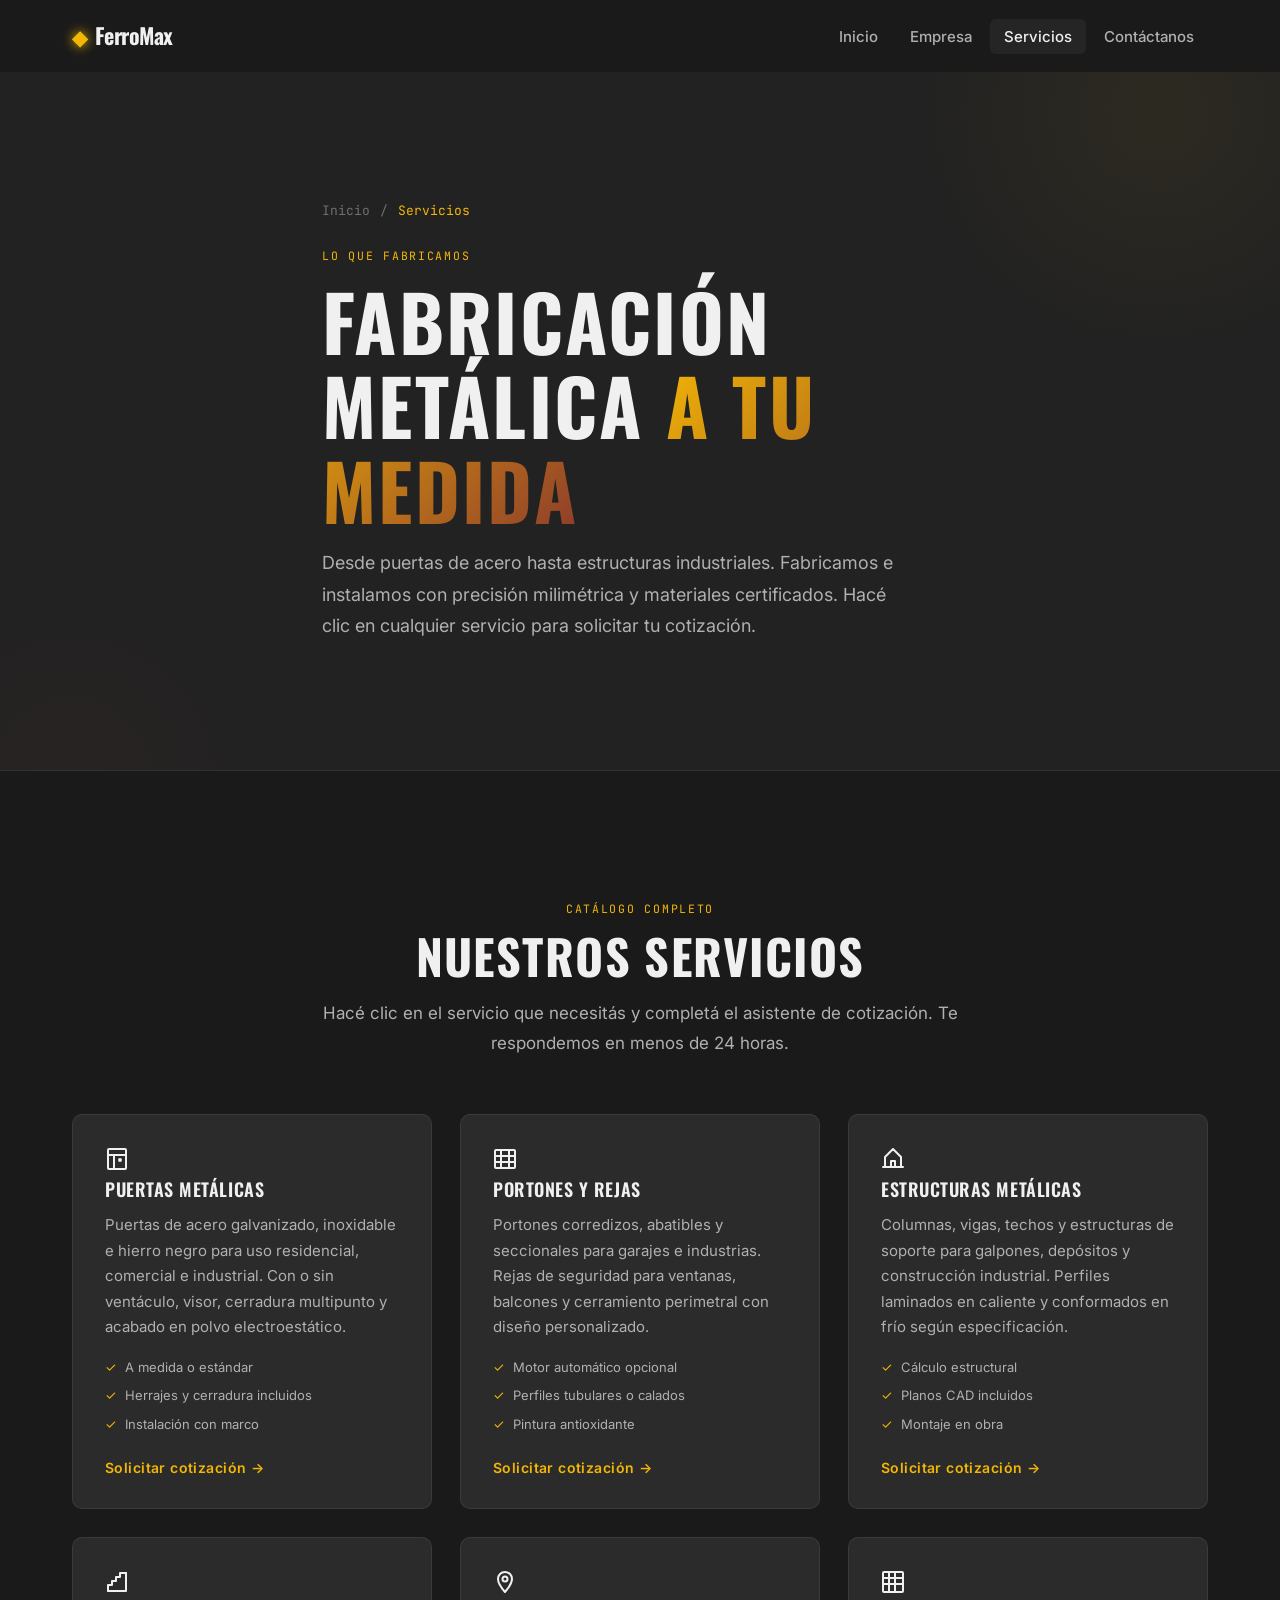
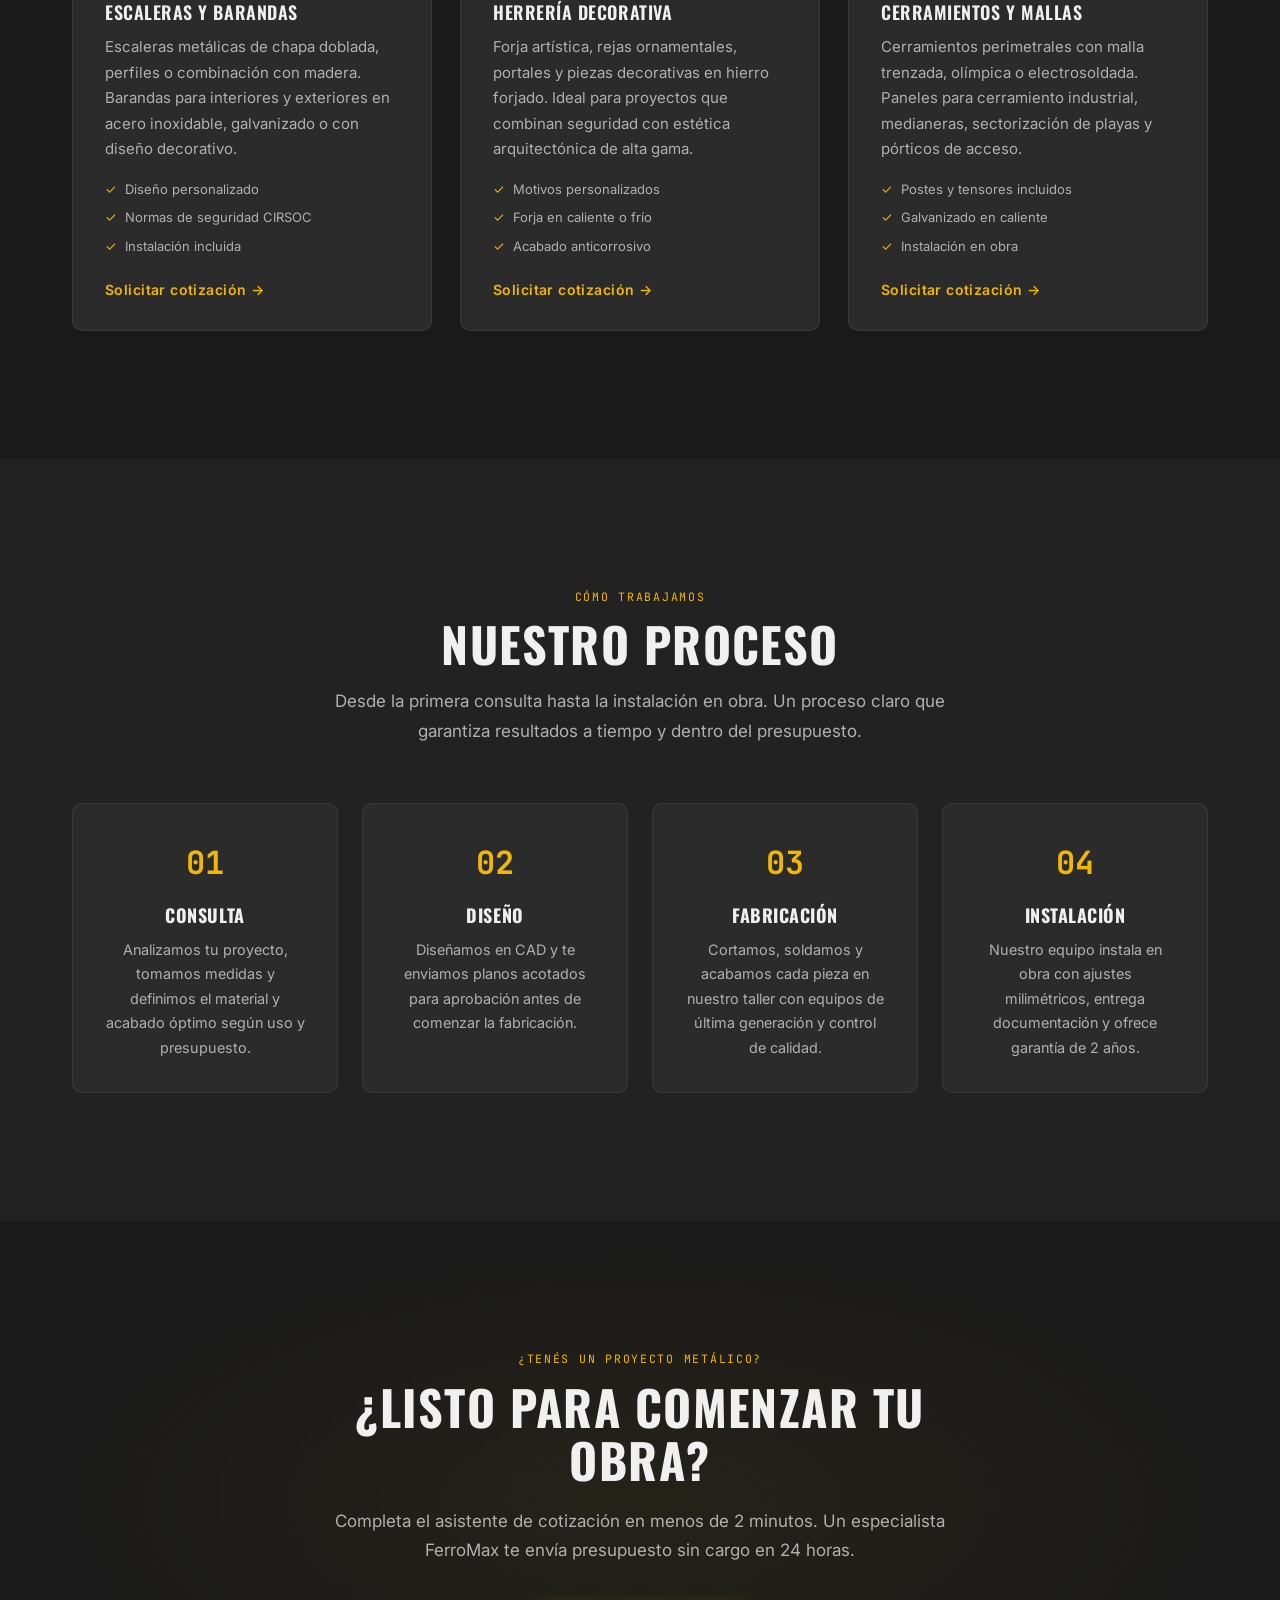
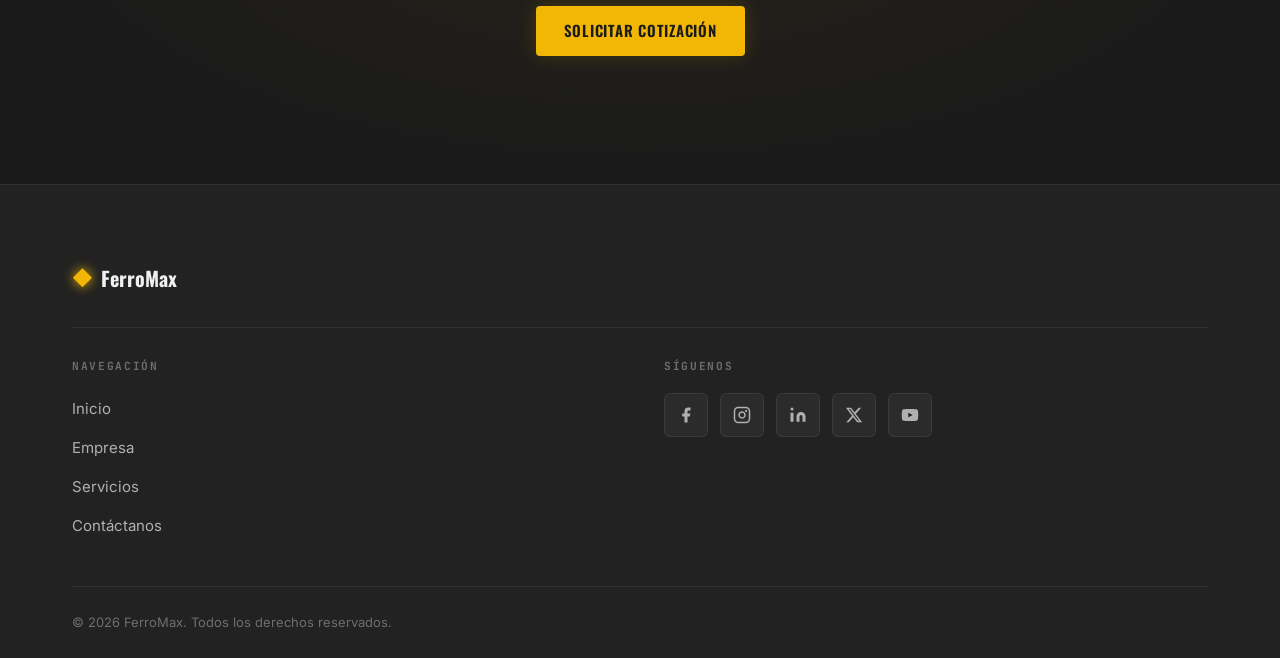
<file: servicios.html>
<!DOCTYPE html>
<html lang="es">
<head>
  <meta charset="UTF-8">
  <meta name="viewport" content="width=device-width, initial-scale=1.0">
  <meta name="description" content="Catálogo de servicios FerroMax: puertas metálicas, portones, rejas, estructuras, escaleras, herrería decorativa y cerramientos. Fabricación e instalación.">
  <meta name="robots" content="index, follow">
  <meta property="og:title" content="Servicios — FerroMax Fabricación Metálica">
  <meta property="og:description" content="Puertas, portones, estructuras metálicas y herrería a medida. Solicitá tu cotización online.">
  <meta property="og:type" content="website">
  <title>Servicios — FerroMax Fabricación Metálica</title>
  <link rel="preconnect" href="https://fonts.googleapis.com">
  <link rel="preconnect" href="https://fonts.gstatic.com" crossorigin>
  <link href="https://fonts.googleapis.com/css2?family=Oswald:wght@400;500;600;700&family=Inter:wght@400;500;600&family=JetBrains+Mono:wght@400;500&display=swap" rel="stylesheet">
  <link rel="stylesheet" href="css/styles.css">
</head>
<body class="page-body">

  <a href="#main-content" class="skip-link">Saltar al contenido principal</a>

  <!-- ── HEADER ── -->
  <header class="site-header" id="site-header" role="banner">
    <div class="container header-inner">
      <a href="index.html" class="logo" aria-label="FerroMax — Inicio">
        <span class="logo-mark" aria-hidden="true">◆</span>
        <span class="logo-text">FerroMax</span>
      </a>
      <nav class="main-nav" id="main-nav" aria-label="Navegación principal">
        <ul class="nav-list" role="list">
          <li><a href="index.html" class="nav-link">Inicio</a></li>
          <li><a href="empresa.html" class="nav-link">Empresa</a></li>
          <li><a href="servicios.html" class="nav-link">Servicios</a></li>
          <li><a href="contacto.html" class="nav-link">Contáctanos</a></li>
        </ul>
      </nav>
      <button class="hamburger" id="hamburger" aria-label="Abrir menú de navegación" aria-expanded="false" aria-controls="mobile-nav">
        <span aria-hidden="true"></span>
        <span aria-hidden="true"></span>
        <span aria-hidden="true"></span>
      </button>
    </div>
  </header>

  <!-- Mobile nav drawer -->
  <nav class="mobile-nav" id="mobile-nav" aria-label="Navegación móvil" aria-hidden="true">
    <ul class="mobile-nav-list" role="list">
      <li><a href="index.html">Inicio</a></li>
      <li><a href="empresa.html">Empresa</a></li>
      <li><a href="servicios.html">Servicios</a></li>
      <li><a href="contacto.html" class="btn-nav-mobile">Contáctanos</a></li>
    </ul>
  </nav>

  <main id="main-content">

    <!-- ── PAGE HERO ── -->
    <section class="page-hero" aria-labelledby="servicios-heading">
      <div class="container page-hero-content">
        <nav class="breadcrumb" aria-label="Ruta de navegación">
          <a href="index.html">Inicio</a>
          <span class="breadcrumb-sep" aria-hidden="true">/</span>
          <span class="breadcrumb-current" aria-current="page">Servicios</span>
        </nav>
        <span class="label">Lo que fabricamos</span>
        <h1 id="servicios-heading">Fabricación metálica <span class="gradient-text">a tu medida</span></h1>
        <p>Desde puertas de acero hasta estructuras industriales. Fabricamos e instalamos con precisión milimétrica y materiales certificados. Hacé clic en cualquier servicio para solicitar tu cotización.</p>
      </div>
    </section>

    <!-- ── SERVICES GRID ── -->
    <section class="services-full" aria-labelledby="catalogo-heading">
      <div class="container">
        <div class="section-header centered" data-reveal>
          <span class="label">Catálogo completo</span>
          <h2 id="catalogo-heading" class="section-title">Nuestros Servicios</h2>
          <p class="section-sub">Hacé clic en el servicio que necesitás y completá el asistente de cotización. Te respondemos en menos de 24 horas.</p>
        </div>

        <div class="cards-grid services-full" role="list">

          <!-- Puertas Metálicas -->
          <article class="card" data-reveal data-delay="1" role="listitem" data-service="Puertas Metálicas">
            <div class="card-icon" aria-hidden="true">
              <svg viewBox="0 0 24 24" fill="none" stroke="currentColor" stroke-width="1.5" aria-hidden="true">
                <rect x="3" y="2" width="18" height="20" rx="1"/>
                <path d="M3 8h18M9 22V8"/>
                <circle cx="15" cy="13" r="1" fill="currentColor"/>
              </svg>
            </div>
            <h3 class="card-title">Puertas Metálicas</h3>
            <p class="card-desc">Puertas de acero galvanizado, inoxidable e hierro negro para uso residencial, comercial e industrial. Con o sin ventáculo, visor, cerradura multipunto y acabado en polvo electroestático.</p>
            <ul style="margin-top:1rem;display:flex;flex-direction:column;gap:0.4rem;" aria-label="Incluye">
              <li style="font-size:0.8125rem;color:var(--text-2);display:flex;gap:0.5rem;align-items:baseline;"><span style="color:var(--accent);">✓</span> A medida o estándar</li>
              <li style="font-size:0.8125rem;color:var(--text-2);display:flex;gap:0.5rem;align-items:baseline;"><span style="color:var(--accent);">✓</span> Herrajes y cerradura incluidos</li>
              <li style="font-size:0.8125rem;color:var(--text-2);display:flex;gap:0.5rem;align-items:baseline;"><span style="color:var(--accent);">✓</span> Instalación con marco</li>
            </ul>
            <button class="card-quote-btn" aria-label="Solicitar cotización de Puertas Metálicas">Solicitar cotización →</button>
          </article>

          <!-- Portones y Rejas -->
          <article class="card" data-reveal data-delay="2" role="listitem" data-service="Portones y Rejas">
            <div class="card-icon" aria-hidden="true">
              <svg viewBox="0 0 24 24" fill="none" stroke="currentColor" stroke-width="1.5" aria-hidden="true">
                <rect x="2" y="3" width="20" height="18" rx="1"/>
                <path d="M2 9h20M2 15h20M8 3v18M16 3v18"/>
              </svg>
            </div>
            <h3 class="card-title">Portones y Rejas</h3>
            <p class="card-desc">Portones corredizos, abatibles y seccionales para garajes e industrias. Rejas de seguridad para ventanas, balcones y cerramiento perimetral con diseño personalizado.</p>
            <ul style="margin-top:1rem;display:flex;flex-direction:column;gap:0.4rem;" aria-label="Incluye">
              <li style="font-size:0.8125rem;color:var(--text-2);display:flex;gap:0.5rem;align-items:baseline;"><span style="color:var(--accent);">✓</span> Motor automático opcional</li>
              <li style="font-size:0.8125rem;color:var(--text-2);display:flex;gap:0.5rem;align-items:baseline;"><span style="color:var(--accent);">✓</span> Perfiles tubulares o calados</li>
              <li style="font-size:0.8125rem;color:var(--text-2);display:flex;gap:0.5rem;align-items:baseline;"><span style="color:var(--accent);">✓</span> Pintura antioxidante</li>
            </ul>
            <button class="card-quote-btn" aria-label="Solicitar cotización de Portones y Rejas">Solicitar cotización →</button>
          </article>

          <!-- Estructuras Metálicas -->
          <article class="card" data-reveal data-delay="3" role="listitem" data-service="Estructuras Metálicas">
            <div class="card-icon" aria-hidden="true">
              <svg viewBox="0 0 24 24" fill="none" stroke="currentColor" stroke-width="1.5" aria-hidden="true">
                <path d="M2 20h20M4 20V10l8-8 8 8v10M10 20v-6h4v6"/>
              </svg>
            </div>
            <h3 class="card-title">Estructuras Metálicas</h3>
            <p class="card-desc">Columnas, vigas, techos y estructuras de soporte para galpones, depósitos y construcción industrial. Perfiles laminados en caliente y conformados en frío según especificación.</p>
            <ul style="margin-top:1rem;display:flex;flex-direction:column;gap:0.4rem;" aria-label="Incluye">
              <li style="font-size:0.8125rem;color:var(--text-2);display:flex;gap:0.5rem;align-items:baseline;"><span style="color:var(--accent);">✓</span> Cálculo estructural</li>
              <li style="font-size:0.8125rem;color:var(--text-2);display:flex;gap:0.5rem;align-items:baseline;"><span style="color:var(--accent);">✓</span> Planos CAD incluidos</li>
              <li style="font-size:0.8125rem;color:var(--text-2);display:flex;gap:0.5rem;align-items:baseline;"><span style="color:var(--accent);">✓</span> Montaje en obra</li>
            </ul>
            <button class="card-quote-btn" aria-label="Solicitar cotización de Estructuras Metálicas">Solicitar cotización →</button>
          </article>

          <!-- Escaleras y Barandas -->
          <article class="card" data-reveal data-delay="4" role="listitem" data-service="Escaleras y Barandas">
            <div class="card-icon" aria-hidden="true">
              <svg viewBox="0 0 24 24" fill="none" stroke="currentColor" stroke-width="1.5" aria-hidden="true">
                <path d="M3 21V15h4v-4h4V7h4V3h6"/>
                <path d="M21 3v18H3"/>
              </svg>
            </div>
            <h3 class="card-title">Escaleras y Barandas</h3>
            <p class="card-desc">Escaleras metálicas de chapa doblada, perfiles o combinación con madera. Barandas para interiores y exteriores en acero inoxidable, galvanizado o con diseño decorativo.</p>
            <ul style="margin-top:1rem;display:flex;flex-direction:column;gap:0.4rem;" aria-label="Incluye">
              <li style="font-size:0.8125rem;color:var(--text-2);display:flex;gap:0.5rem;align-items:baseline;"><span style="color:var(--accent);">✓</span> Diseño personalizado</li>
              <li style="font-size:0.8125rem;color:var(--text-2);display:flex;gap:0.5rem;align-items:baseline;"><span style="color:var(--accent);">✓</span> Normas de seguridad CIRSOC</li>
              <li style="font-size:0.8125rem;color:var(--text-2);display:flex;gap:0.5rem;align-items:baseline;"><span style="color:var(--accent);">✓</span> Instalación incluida</li>
            </ul>
            <button class="card-quote-btn" aria-label="Solicitar cotización de Escaleras y Barandas">Solicitar cotización →</button>
          </article>

          <!-- Herrería Decorativa -->
          <article class="card" data-reveal data-delay="5" role="listitem" data-service="Herrería Decorativa">
            <div class="card-icon" aria-hidden="true">
              <svg viewBox="0 0 24 24" fill="none" stroke="currentColor" stroke-width="1.5" aria-hidden="true">
                <path d="M12 2C8 2 5 5 5 9c0 5 7 13 7 13s7-8 7-13c0-4-3-7-7-7z"/>
                <circle cx="12" cy="9" r="2.5"/>
              </svg>
            </div>
            <h3 class="card-title">Herrería Decorativa</h3>
            <p class="card-desc">Forja artística, rejas ornamentales, portales y piezas decorativas en hierro forjado. Ideal para proyectos que combinan seguridad con estética arquitectónica de alta gama.</p>
            <ul style="margin-top:1rem;display:flex;flex-direction:column;gap:0.4rem;" aria-label="Incluye">
              <li style="font-size:0.8125rem;color:var(--text-2);display:flex;gap:0.5rem;align-items:baseline;"><span style="color:var(--accent);">✓</span> Motivos personalizados</li>
              <li style="font-size:0.8125rem;color:var(--text-2);display:flex;gap:0.5rem;align-items:baseline;"><span style="color:var(--accent);">✓</span> Forja en caliente o frío</li>
              <li style="font-size:0.8125rem;color:var(--text-2);display:flex;gap:0.5rem;align-items:baseline;"><span style="color:var(--accent);">✓</span> Acabado anticorrosivo</li>
            </ul>
            <button class="card-quote-btn" aria-label="Solicitar cotización de Herrería Decorativa">Solicitar cotización →</button>
          </article>

          <!-- Cerramientos y Mallas -->
          <article class="card" data-reveal data-delay="6" role="listitem" data-service="Cerramientos y Mallas">
            <div class="card-icon" aria-hidden="true">
              <svg viewBox="0 0 24 24" fill="none" stroke="currentColor" stroke-width="1.5" aria-hidden="true">
                <rect x="2" y="2" width="20" height="20" rx="1"/>
                <path d="M2 8h20M2 14h20M8 2v20M14 2v20"/>
              </svg>
            </div>
            <h3 class="card-title">Cerramientos y Mallas</h3>
            <p class="card-desc">Cerramientos perimetrales con malla trenzada, olímpica o electrosoldada. Paneles para cerramiento industrial, medianeras, sectorización de playas y pórticos de acceso.</p>
            <ul style="margin-top:1rem;display:flex;flex-direction:column;gap:0.4rem;" aria-label="Incluye">
              <li style="font-size:0.8125rem;color:var(--text-2);display:flex;gap:0.5rem;align-items:baseline;"><span style="color:var(--accent);">✓</span> Postes y tensores incluidos</li>
              <li style="font-size:0.8125rem;color:var(--text-2);display:flex;gap:0.5rem;align-items:baseline;"><span style="color:var(--accent);">✓</span> Galvanizado en caliente</li>
              <li style="font-size:0.8125rem;color:var(--text-2);display:flex;gap:0.5rem;align-items:baseline;"><span style="color:var(--accent);">✓</span> Instalación en obra</li>
            </ul>
            <button class="card-quote-btn" aria-label="Solicitar cotización de Cerramientos y Mallas">Solicitar cotización →</button>
          </article>

        </div>
      </div>
    </section>

    <!-- ── PROCESS ── -->
    <section style="background:var(--bg-surface);padding-block:var(--section);" aria-labelledby="proceso-heading">
      <div class="container">
        <div class="section-header centered" data-reveal>
          <span class="label">Cómo trabajamos</span>
          <h2 id="proceso-heading" class="section-title">Nuestro Proceso</h2>
          <p class="section-sub">Desde la primera consulta hasta la instalación en obra. Un proceso claro que garantiza resultados a tiempo y dentro del presupuesto.</p>
        </div>

        <div style="display:grid;grid-template-columns:repeat(auto-fit,minmax(220px,1fr));gap:1.5rem;margin-top:3.5rem;" role="list">
          <article style="background:var(--bg-card);border:1px solid var(--border);border-radius:var(--r-lg);padding:2rem;text-align:center;" data-reveal data-delay="1" role="listitem">
            <div style="font-family:var(--font-mono);font-size:2rem;font-weight:700;color:var(--accent);margin-bottom:1rem;" aria-hidden="true">01</div>
            <h3 style="font-size:1.125rem;margin-bottom:0.75rem;">Consulta</h3>
            <p style="font-size:0.9rem;color:var(--text-2);line-height:1.7;">Analizamos tu proyecto, tomamos medidas y definimos el material y acabado óptimo según uso y presupuesto.</p>
          </article>
          <article style="background:var(--bg-card);border:1px solid var(--border);border-radius:var(--r-lg);padding:2rem;text-align:center;" data-reveal data-delay="2" role="listitem">
            <div style="font-family:var(--font-mono);font-size:2rem;font-weight:700;color:var(--accent);margin-bottom:1rem;" aria-hidden="true">02</div>
            <h3 style="font-size:1.125rem;margin-bottom:0.75rem;">Diseño</h3>
            <p style="font-size:0.9rem;color:var(--text-2);line-height:1.7;">Diseñamos en CAD y te enviamos planos acotados para aprobación antes de comenzar la fabricación.</p>
          </article>
          <article style="background:var(--bg-card);border:1px solid var(--border);border-radius:var(--r-lg);padding:2rem;text-align:center;" data-reveal data-delay="3" role="listitem">
            <div style="font-family:var(--font-mono);font-size:2rem;font-weight:700;color:var(--accent);margin-bottom:1rem;" aria-hidden="true">03</div>
            <h3 style="font-size:1.125rem;margin-bottom:0.75rem;">Fabricación</h3>
            <p style="font-size:0.9rem;color:var(--text-2);line-height:1.7;">Cortamos, soldamos y acabamos cada pieza en nuestro taller con equipos de última generación y control de calidad.</p>
          </article>
          <article style="background:var(--bg-card);border:1px solid var(--border);border-radius:var(--r-lg);padding:2rem;text-align:center;" data-reveal data-delay="4" role="listitem">
            <div style="font-family:var(--font-mono);font-size:2rem;font-weight:700;color:var(--accent);margin-bottom:1rem;" aria-hidden="true">04</div>
            <h3 style="font-size:1.125rem;margin-bottom:0.75rem;">Instalación</h3>
            <p style="font-size:0.9rem;color:var(--text-2);line-height:1.7;">Nuestro equipo instala en obra con ajustes milimétricos, entrega documentación y ofrece garantía de 2 años.</p>
          </article>
        </div>
      </div>
    </section>

    <!-- ── CTA ── -->
    <section class="cta-section" aria-labelledby="servicios-cta">
      <div class="container">
        <div class="cta-inner" data-reveal>
          <span class="label">¿Tenés un proyecto metálico?</span>
          <h2 id="servicios-cta">¿Listo para comenzar tu obra?</h2>
          <p>Completa el asistente de cotización en menos de 2 minutos. Un especialista FerroMax te envía presupuesto sin cargo en 24 horas.</p>
          <div class="cta-actions">
            <a href="contacto.html" class="btn btn-primary">Solicitar Cotización</a>
          </div>
        </div>
      </div>
    </section>

  </main>

  <!-- ── QUOTATION WIZARD MODAL ── -->
  <div class="wz-modal" id="quote-modal" role="dialog" aria-modal="true" aria-labelledby="wz-title">
    <div class="wz-overlay" id="wz-overlay"></div>
    <div class="wz-dialog" role="document">

      <div class="wz-header">
        <div>
          <span class="wz-service-tag" id="wz-service-tag">Servicio</span>
          <h2 class="wz-title" id="wz-title">Solicitar Cotización</h2>
        </div>
        <button class="wz-close" id="wz-close" aria-label="Cerrar asistente">&times;</button>
      </div>

      <div class="wz-progress" aria-label="Progreso del asistente">
        <div class="wz-prog-track"><div class="wz-prog-fill" id="wz-prog-fill" style="width:20%"></div></div>
        <div class="wz-prog-labels" aria-hidden="true">
          <span class="wz-prog-label active" id="wz-lbl-1">Material</span>
          <span class="wz-prog-label" id="wz-lbl-2">Tipo</span>
          <span class="wz-prog-label" id="wz-lbl-3">Medidas</span>
          <span class="wz-prog-label" id="wz-lbl-4">Contacto</span>
          <span class="wz-prog-label" id="wz-lbl-5">Listo</span>
        </div>
      </div>

      <!-- Step 1: Material -->
      <div class="wz-step active" id="wz-step-1">
        <span class="wz-step-label">Paso 1 de 4</span>
        <h3 class="wz-step-title">¿Qué material preferís?</h3>
        <p class="wz-step-sub">El material define la durabilidad, el acabado y el costo final.</p>
        <div class="wz-options" role="group" aria-label="Opciones de material">
          <button class="wz-option" data-group="material" data-value="acero-galvanizado" type="button">
            <span class="wz-opt-icon">🪧</span>
            <span class="wz-opt-label">Acero galvanizado — <span style="color:var(--text-3);font-size:0.85em;font-weight:400;">mayor durabilidad exterior</span></span>
          </button>
          <button class="wz-option" data-group="material" data-value="inoxidable" type="button">
            <span class="wz-opt-icon">✨</span>
            <span class="wz-opt-label">Acero inoxidable — <span style="color:var(--text-3);font-size:0.85em;font-weight:400;">premium, sin mantenimiento</span></span>
          </button>
          <button class="wz-option" data-group="material" data-value="hierro-negro" type="button">
            <span class="wz-opt-icon">⚪</span>
            <span class="wz-opt-label">Hierro negro — <span style="color:var(--text-3);font-size:0.85em;font-weight:400;">herrería clásica y estructural</span></span>
          </button>
          <button class="wz-option" data-group="material" data-value="pintura-polvo" type="button">
            <span class="wz-opt-icon">🎨</span>
            <span class="wz-opt-label">Polvo electroestático — <span style="color:var(--text-3);font-size:0.85em;font-weight:400;">color a elección, anticorrosivo</span></span>
          </button>
          <button class="wz-option" data-group="material" data-value="aluminio" type="button">
            <span class="wz-opt-icon">💠</span>
            <span class="wz-opt-label">Aluminio — <span style="color:var(--text-3);font-size:0.85em;font-weight:400;">liviano, ideal para interiores</span></span>
          </button>
        </div>
        <p class="wz-error" id="wz-err-1">Por favor, seleccioná un material para continuar.</p>
        <div class="wz-actions">
          <span></span>
          <button class="btn btn-primary wz-btn" id="wz-next-1" type="button">Siguiente →</button>
        </div>
      </div>

      <!-- Step 2: Tipo / Estructura -->
      <div class="wz-step" id="wz-step-2">
        <span class="wz-step-label">Paso 2 de 4</span>
        <h3 class="wz-step-title">¿Qué tipo de estructura?</h3>
        <div class="wz-options-grid" role="group" aria-label="Tipo de estructura">
          <button class="wz-option" data-group="tipo" data-value="puerta-rectangular" type="button">
            <span class="wz-opt-icon">🚪</span>
            <span class="wz-opt-label">Puerta rectangular</span>
          </button>
          <button class="wz-option" data-group="tipo" data-value="arco" type="button">
            <span class="wz-opt-icon">🌉</span>
            <span class="wz-opt-label">Arco o forjada</span>
          </button>
          <button class="wz-option" data-group="tipo" data-value="dos-hojas" type="button">
            <span class="wz-opt-icon">🗣️</span>
            <span class="wz-opt-label">Dos hojas</span>
          </button>
          <button class="wz-option" data-group="tipo" data-value="corrediza" type="button">
            <span class="wz-opt-icon">➡️</span>
            <span class="wz-opt-label">Corrediza</span>
          </button>
          <button class="wz-option" data-group="tipo" data-value="seguridad" type="button">
            <span class="wz-opt-icon">🔐</span>
            <span class="wz-opt-label">Alta seguridad</span>
          </button>
          <button class="wz-option" data-group="tipo" data-value="portón-decorativo" type="button">
            <span class="wz-opt-icon">🏙️</span>
            <span class="wz-opt-label">Portón decorativo</span>
          </button>
        </div>
        <p class="wz-error" id="wz-err-2">Por favor, seleccioná un tipo de estructura.</p>
        <div class="wz-actions">
          <button class="btn btn-ghost wz-btn" id="wz-prev-2" type="button">← Anterior</button>
          <button class="btn btn-primary wz-btn" id="wz-next-2" type="button">Siguiente →</button>
        </div>
      </div>

      <!-- Step 3: Dimensions -->
      <div class="wz-step" id="wz-step-3">
        <span class="wz-step-label">Paso 3 de 4</span>
        <h3 class="wz-step-title">Medidas (en centímetros)</h3>
        <p class="wz-step-sub">Ingresá las medidas aproximadas. Nuestro técnico las verificará al visitar la obra.</p>
        <div class="wz-fields">
          <div style="display:grid;grid-template-columns:1fr 1fr;gap:1rem;margin-bottom:1rem;">
            <div class="form-group">
              <label class="form-label" for="wz-ancho">Ancho (cm) *</label>
              <input class="form-input" id="wz-ancho" name="wz-ancho" type="number" min="30" max="2000" placeholder="ej. 90" required aria-required="true">
            </div>
            <div class="form-group">
              <label class="form-label" for="wz-alto">Alto (cm) *</label>
              <input class="form-input" id="wz-alto" name="wz-alto" type="number" min="30" max="5000" placeholder="ej. 210" required aria-required="true">
            </div>
          </div>
          <div class="form-group" style="margin-bottom:1rem;">
            <label class="form-label" for="wz-cantidad">Cantidad de unidades</label>
            <input class="form-input" id="wz-cantidad" name="wz-cantidad" type="number" min="1" max="999" placeholder="ej. 1" value="1">
          </div>
        </div>
        <p class="wz-error" id="wz-err-3">Completá el ancho y alto para continuar.</p>
        <div class="wz-actions">
          <button class="btn btn-ghost wz-btn" id="wz-prev-3" type="button">← Anterior</button>
          <button class="btn btn-primary wz-btn" id="wz-next-3" type="button">Siguiente →</button>
        </div>
      </div>

      <!-- Step 4: Contact -->
      <div class="wz-step" id="wz-step-4">
        <span class="wz-step-label">Paso 4 de 4</span>
        <h3 class="wz-step-title">Tus datos de contacto</h3>
        <div class="wz-fields">
          <div class="form-group">
            <label class="form-label" for="wz-nombre">Nombre completo *</label>
            <input class="form-input" id="wz-nombre" name="wz-nombre" type="text" placeholder="Tu nombre" required aria-required="true" autocomplete="name">
          </div>
          <div class="form-group">
            <label class="form-label" for="wz-email">Correo electrónico *</label>
            <input class="form-input" id="wz-email" name="wz-email" type="email" placeholder="correo@ejemplo.com" required aria-required="true" autocomplete="email">
          </div>
          <div class="form-group">
            <label class="form-label" for="wz-telefono">Teléfono / WhatsApp</label>
            <input class="form-input" id="wz-telefono" name="wz-telefono" type="tel" placeholder="+54 9 11 0000-0000" autocomplete="tel">
          </div>
          <div class="form-group">
            <label class="form-label" for="wz-notas">Notas adicionales</label>
            <textarea class="form-textarea" id="wz-notas" name="wz-notas" rows="3" placeholder="Describe tu proyecto, ubicación, detalles especiales..."></textarea>
          </div>
        </div>
        <p class="wz-error" id="wz-err-4">Ingresá tu nombre y un correo válido para enviar la solicitud.</p>
        <div class="wz-actions">
          <button class="btn btn-ghost wz-btn" id="wz-prev-4" type="button">← Anterior</button>
          <button class="btn btn-primary wz-btn" id="wz-submit" type="button">Enviar Solicitud</button>
        </div>
      </div>

      <!-- Step 5: Confirmation -->
      <div class="wz-step" id="wz-step-5">
        <div class="wz-step-confirm">
          <span class="wz-confirm-icon">✅</span>
          <h3 class="wz-step-title" style="text-transform:uppercase;">Solicitud enviada</h3>
          <p class="wz-confirm-text">Gracias por contactar a FerroMax. Un especialista revisará tu solicitud y te enviará el presupuesto sin cargo a tu correo en menos de <strong style="color:var(--accent);">24 horas hábiles</strong>.</p>
          <button class="btn btn-outline" id="wz-done" type="button">Cerrar</button>
        </div>
      </div>

    </div><!-- /wz-dialog -->
  </div><!-- /wz-modal -->

  <!-- ── FOOTER ── -->
  <footer class="site-footer" role="contentinfo">
    <div class="container">
      <!-- Brand row -->
      <div class="footer-brand-row">
        <span class="logo-mark" aria-hidden="true">◆</span>
        <span class="footer-logo-text">FerroMax</span>
      </div>

      <!-- Two columns -->
      <div class="footer-cols">
        <!-- Col 1: Navigation -->
        <nav aria-label="Navegación del pie de página">
          <h2 class="footer-col-title">Navegación</h2>
          <ul class="footer-nav-list" role="list">
            <li><a href="index.html">Inicio</a></li>
            <li><a href="empresa.html">Empresa</a></li>
            <li><a href="servicios.html">Servicios</a></li>
            <li><a href="contacto.html">Contáctanos</a></li>
          </ul>
        </nav>

        <!-- Col 2: Social -->
        <div>
          <h2 class="footer-col-title">Síguenos</h2>
          <div class="social-links" aria-label="Redes sociales">
            <a href="#" class="social-link" aria-label="Facebook" rel="noopener noreferrer" target="_blank">
              <svg viewBox="0 0 24 24" aria-hidden="true"><path d="M18 2h-3a5 5 0 0 0-5 5v3H7v4h3v8h4v-8h3l1-4h-4V7a1 1 0 0 1 1-1h3z"/></svg>
            </a>
            <a href="#" class="social-link" aria-label="Instagram" rel="noopener noreferrer" target="_blank">
              <svg viewBox="0 0 24 24" aria-hidden="true"><rect x="2" y="2" width="20" height="20" rx="5" ry="5" style="fill:none;stroke:currentColor;stroke-width:2"/><path d="M16 11.37A4 4 0 1 1 12.63 8 4 4 0 0 1 16 11.37z" style="fill:none;stroke:currentColor;stroke-width:2"/><circle cx="17.5" cy="6.5" r="1.5"/></svg>
            </a>
            <a href="#" class="social-link" aria-label="LinkedIn" rel="noopener noreferrer" target="_blank">
              <svg viewBox="0 0 24 24" aria-hidden="true"><path d="M16 8a6 6 0 0 1 6 6v7h-4v-7a2 2 0 0 0-2-2 2 2 0 0 0-2 2v7h-4v-7a6 6 0 0 1 6-6z"/><rect x="2" y="9" width="4" height="12"/><circle cx="4" cy="4" r="2"/></svg>
            </a>
            <a href="#" class="social-link" aria-label="X / Twitter" rel="noopener noreferrer" target="_blank">
              <svg viewBox="0 0 24 24" aria-hidden="true"><path d="M18.244 2.25h3.308l-7.227 8.26 8.502 11.24H16.17l-5.214-6.817L4.99 21.75H1.68l7.73-8.835L1.254 2.25H8.08l4.713 6.231zm-1.161 17.52h1.833L7.084 4.126H5.117z"/></svg>
            </a>
            <a href="#" class="social-link" aria-label="YouTube" rel="noopener noreferrer" target="_blank">
              <svg viewBox="0 0 24 24" aria-hidden="true"><path d="M22.54 6.42a2.78 2.78 0 0 0-1.94-1.96C18.88 4 12 4 12 4s-6.88 0-8.6.46a2.78 2.78 0 0 0-1.94 1.96A29 29 0 0 0 1 12a29 29 0 0 0 .46 5.58A2.78 2.78 0 0 0 3.4 19.6C5.12 20 12 20 12 20s6.88 0 8.6-.46a2.78 2.78 0 0 0 1.94-1.96A29 29 0 0 0 23 12a29 29 0 0 0-.46-5.58z"/><polygon points="9.75 15.02 15.5 12 9.75 8.98 9.75 15.02" style="fill:var(--bg)"/></svg>
            </a>
          </div>
        </div>
      </div>
    </div>

    <div class="footer-bottom">
      <div class="container" style="display:flex;flex-wrap:wrap;justify-content:space-between;align-items:center;gap:0.5rem;">
        <p class="footer-copy">&copy; 2026 FerroMax. Todos los derechos reservados.</p>
      </div>
    </div>
  </footer>

  <script src="js/main.js"></script>
</body>
</html>
</file>
<file: css/styles.css>
/* =============================================================
   FERROMAX — Global Stylesheet v2.0
   Industrial · Steel · Metal Construction · Mobile-first
   ============================================================= */

/* ── 1. DESIGN TOKENS ── */
:root {
  /* Background palette — dark steel */
  --bg: #1a1a1a;
  --bg-surface: #222222;
  --bg-card: #2b2b2b;
  --bg-card-hover: #333333;

  /* Borders */
  --border: rgba(255, 255, 255, 0.07);
  --border-md: rgba(255, 255, 255, 0.15);

  /* Accent colors — safety yellow + rust */
  --accent: #F2B705;
  --accent-hover: #f5c432;
  --accent-glow: rgba(242, 183, 5, 0.18);
  --accent-2: #8C3A2B;
  --accent-2-glow: rgba(140, 58, 43, 0.2);
  --accent-amber: #F2B705;

  /* Text */
  --text: #F0F0F0;
  --text-2: #B0B0B0;
  --text-3: #6E6E6E;

  /* Typography — Industrial */
  --font-display: 'Oswald', 'Impact', sans-serif;
  --font-body: 'Inter', 'Roboto', system-ui, sans-serif;
  --font-mono: 'JetBrains Mono', 'Fira Code', monospace;

  /* Fluid type scale */
  --h1: clamp(2.4rem, 6vw, 5rem);
  --h2: clamp(1.9rem, 4vw, 3rem);
  --h3: clamp(1.2rem, 2.5vw, 1.625rem);
  --body-size: clamp(1rem, 1.5vw, 1.0625rem);

  /* Spacing */
  --container: 1200px;
  --pad: clamp(1rem, 4vw, 2rem);
  --section: clamp(5rem, 10vw, 9rem);

  /* Border radius — industrial, sharper corners */
  --r-sm: 4px;
  --r-md: 6px;
  --r-lg: 10px;
  --r-xl: 4px;

  /* Shadows */
  --shadow: 0 8px 32px rgba(0, 0, 0, 0.55);
  --shadow-sm: 0 2px 8px rgba(0, 0, 0, 0.4);
  --glow: 0 0 24px var(--accent-glow);

  /* Transitions */
  --ease: cubic-bezier(0.4, 0, 0.2, 1);
  --t: 0.25s var(--ease);
  --t-slow: 0.4s var(--ease);
}

/* ── 2. RESET & BASE ── */
*, *::before, *::after {
  box-sizing: border-box;
  margin: 0;
  padding: 0;
}

html {
  scroll-behavior: smooth;
  -webkit-text-size-adjust: 100%;
}

body {
  font-family: var(--font-body);
  font-size: var(--body-size);
  line-height: 1.7;
  color: var(--text);
  background: var(--bg);
  overflow-x: hidden;
  -webkit-font-smoothing: antialiased;
  -moz-osx-font-smoothing: grayscale;
}

img, video {
  max-width: 100%;
  height: auto;
  display: block;
}

a {
  color: inherit;
  text-decoration: none;
}

ul, ol { list-style: none; }

button {
  border: none;
  background: none;
  cursor: pointer;
  font-family: inherit;
  font-size: inherit;
  color: inherit;
}

input, textarea, select {
  font-family: inherit;
  font-size: inherit;
}

h1, h2, h3, h4, h5, h6 {
  font-family: var(--font-display);
  font-weight: 700;
  line-height: 1.1;
  letter-spacing: 0.03em;
  color: var(--text);
  text-transform: uppercase;
}

/* ── 3. LAYOUT ── */
.container {
  width: 100%;
  max-width: var(--container);
  margin-inline: auto;
  padding-inline: var(--pad);
}

section {
  padding-block: var(--section);
}

/* ── 4. TYPOGRAPHY UTILITIES ── */
.label {
  font-family: var(--font-mono);
  font-size: 0.72rem;
  letter-spacing: 0.15em;
  text-transform: uppercase;
  color: var(--accent);
  display: block;
  margin-bottom: 0.75rem;
}

.section-title {
  font-size: var(--h2);
  margin-bottom: 1rem;
}

.section-sub {
  font-size: var(--body-size);
  color: var(--text-2);
  max-width: 58ch;
  line-height: 1.75;
}

.gradient-text {
  background: linear-gradient(135deg, var(--accent) 0%, var(--accent-2) 100%);
  -webkit-background-clip: text;
  -webkit-text-fill-color: transparent;
  background-clip: text;
}

.text-center { text-align: center; }

/* ── 5. BUTTONS ── */
.btn {
  display: inline-flex;
  align-items: center;
  justify-content: center;
  gap: 0.5rem;
  padding: 0.75rem 1.75rem;
  border-radius: var(--r-xl);
  font-family: var(--font-display);
  font-size: 0.9375rem;
  font-weight: 600;
  letter-spacing: 0.01em;
  transition: var(--t);
  white-space: nowrap;
  cursor: pointer;
}

.btn-primary {
  background: var(--accent);
  color: #1a1a1a;
  box-shadow: 0 0 20px var(--accent-glow);
  font-family: var(--font-display);
  letter-spacing: 0.05em;
  text-transform: uppercase;
}
.btn-primary:hover {
  background: var(--accent-hover);
  box-shadow: 0 0 32px rgba(242, 183, 5, 0.4);
  transform: translateY(-2px);
}

.btn-secondary {
  background: var(--accent-2);
  color: #fff;
  box-shadow: 0 0 20px var(--accent-2-glow);
  letter-spacing: 0.05em;
  text-transform: uppercase;
}
.btn-secondary:hover {
  background: #a04432;
  box-shadow: 0 0 32px rgba(140, 58, 43, 0.4);
  transform: translateY(-2px);
}

.btn-outline {
  background: transparent;
  color: var(--accent);
  border: 1px solid var(--accent);
  letter-spacing: 0.05em;
  text-transform: uppercase;
}
.btn-outline:hover {
  background: var(--accent);
  color: #1a1a1a;
  box-shadow: var(--glow);
  transform: translateY(-2px);
}

/* ── 6. HEADER & NAVIGATION ── */
.site-header {
  position: fixed;
  top: 0;
  left: 0;
  right: 0;
  z-index: 100;
  transition: background var(--t-slow), border-color var(--t-slow), backdrop-filter var(--t-slow);
  border-bottom: 1px solid transparent;
}

.site-header.scrolled {
  background: rgba(26, 26, 26, 0.95);
  backdrop-filter: blur(18px);
  -webkit-backdrop-filter: blur(18px);
  border-bottom-color: var(--border-md);
}

.header-inner {
  display: flex;
  align-items: center;
  justify-content: space-between;
  height: 72px;
  gap: 2rem;
}

.logo {
  display: flex;
  align-items: center;
  gap: 0.5rem;
  font-family: var(--font-display);
  font-size: 1.375rem;
  font-weight: 700;
  letter-spacing: -0.02em;
  color: var(--text);
  transition: color var(--t);
  flex-shrink: 0;
}
.logo:hover { color: var(--accent); }

.logo-mark {
  color: var(--accent);
  font-size: 1.25rem;
  filter: drop-shadow(0 0 6px var(--accent));
}

/* Desktop nav */
.main-nav { display: none; }

@media (min-width: 768px) {
  .main-nav { display: flex; }
}

.nav-list {
  display: flex;
  align-items: center;
  gap: 0.25rem;
}

.nav-link {
  font-size: 0.9375rem;
  font-weight: 500;
  color: var(--text-2);
  padding: 0.5rem 0.875rem;
  border-radius: var(--r-md);
  transition: var(--t);
}
.nav-link:hover,
.nav-link.active {
  color: var(--text);
  background: rgba(255, 255, 255, 0.05);
}

/* Hamburger button */
.hamburger {
  display: flex;
  flex-direction: column;
  justify-content: center;
  align-items: center;
  width: 44px;
  height: 44px;
  gap: 5px;
  border-radius: var(--r-sm);
  border: 1px solid var(--border);
  transition: var(--t);
}
.hamburger:hover {
  border-color: var(--accent);
  background: var(--accent-glow);
}
@media (min-width: 768px) {
  .hamburger { display: none; }
}

.hamburger span {
  display: block;
  width: 20px;
  height: 2px;
  background: var(--text);
  border-radius: 2px;
  transition: var(--t);
  transform-origin: center;
}
.hamburger.open span:nth-child(1) { transform: translateY(7px) rotate(45deg); }
.hamburger.open span:nth-child(2) { opacity: 0; transform: scaleX(0); }
.hamburger.open span:nth-child(3) { transform: translateY(-7px) rotate(-45deg); }

/* Mobile nav drawer */
.mobile-nav {
  position: fixed;
  top: 72px;
  left: 0;
  right: 0;
  background: rgba(26, 26, 26, 0.98);
  backdrop-filter: blur(20px);
  -webkit-backdrop-filter: blur(20px);
  border-bottom: 1px solid var(--border);
  padding: 1.5rem var(--pad) 2rem;
  z-index: 99;
  transform: translateY(-110%);
  opacity: 0;
  transition: transform var(--t-slow), opacity var(--t-slow);
  pointer-events: none;
}
.mobile-nav.open {
  transform: translateY(0);
  opacity: 1;
  pointer-events: all;
}
@media (min-width: 768px) {
  .mobile-nav { display: none; }
}

.mobile-nav-list {
  display: flex;
  flex-direction: column;
  gap: 0.5rem;
}
.mobile-nav-list a {
  display: block;
  padding: 0.875rem 1rem;
  border-radius: var(--r-md);
  font-size: 1.0625rem;
  font-weight: 500;
  color: var(--text-2);
  transition: var(--t);
  border: 1px solid transparent;
}
.mobile-nav-list a:hover,
.mobile-nav-list a.active {
  background: var(--bg-card);
  color: var(--text);
  border-color: var(--border);
}

/* Offset body for fixed header */
.page-body {
  padding-top: 72px;
}

/* ── 7. HERO SLIDER ── */
.hero {
  position: relative;
  overflow: hidden;
}

.slider {
  position: relative;
}

.slide {
  display: none;
  position: relative;
  width: 100%;
  /* Mobile: taller/portrait feel */
  height: clamp(500px, 88vh, 700px);
  align-items: center;
  overflow: hidden;
}

@media (min-width: 768px) {
  .slide {
    /* Desktop: wide/horizontal feel */
    height: clamp(580px, 88vh, 840px);
  }
}

.slide.active {
  display: flex;
}

/* Gradient placeholder backgrounds */
.slide::before {
  content: '';
  position: absolute;
  inset: 0;
  z-index: 0;
  background-size: cover;
  background-position: center;
}

.slide-1::before {
  background: linear-gradient(150deg, #111111 0%, #1e1a08 50%, #0f0f0f 100%);
}
.slide-2::before {
  background: linear-gradient(150deg, #120a07 0%, #1c1108 50%, #111010 100%);
}
.slide-3::before {
  background: linear-gradient(150deg, #0c0c0c 0%, #181410 50%, #0f0d0b 100%);
}

/* Ambient glow overlays */
.slide::after {
  content: '';
  position: absolute;
  inset: 0;
  background:
    radial-gradient(ellipse 65% 65% at 70% 50%, rgba(242, 183, 5, 0.06) 0%, transparent 70%),
    radial-gradient(ellipse 45% 45% at 25% 60%, rgba(140, 58, 43, 0.07) 0%, transparent 70%);
  z-index: 1;
  pointer-events: none;
}

/* Decorative grid lines */
.slide-grid {
  position: absolute;
  inset: 0;
  background-image:
    linear-gradient(rgba(242, 183, 5, 0.025) 1px, transparent 1px),
    linear-gradient(90deg, rgba(242, 183, 5, 0.025) 1px, transparent 1px);
  background-size: 60px 60px;
  z-index: 1;
  pointer-events: none;
}

.slide-content {
  position: relative;
  z-index: 2;
  padding-block: 2rem;
}

.slide h1 {
  font-size: var(--h1);
  color: var(--text);
  margin-bottom: 1.25rem;
  max-width: 14ch;
}

.slide p {
  font-size: clamp(1rem, 2vw, 1.2rem);
  color: var(--text-2);
  max-width: 52ch;
  margin-bottom: 2.25rem;
  line-height: 1.75;
}

.slide-actions {
  display: flex;
  flex-wrap: wrap;
  gap: 1rem;
  align-items: center;
}

/* Slider controls */
.slider-controls {
  position: absolute;
  bottom: 2.5rem;
  left: 0;
  right: 0;
  z-index: 10;
  display: flex;
  align-items: center;
  justify-content: center;
  gap: 1rem;
}

.slider-dots {
  display: flex;
  gap: 0.5rem;
  align-items: center;
}

.dot {
  width: 8px;
  height: 8px;
  border-radius: 50%;
  background: rgba(255, 255, 255, 0.28);
  transition: var(--t);
  cursor: pointer;
  border: none;
  padding: 0;
}
.dot.active {
  background: var(--accent);
  width: 26px;
  border-radius: 4px;
  box-shadow: 0 0 10px var(--accent-glow);
}

.slider-btn {
  width: 40px;
  height: 40px;
  border-radius: 50%;
  background: rgba(255, 255, 255, 0.07);
  border: 1px solid var(--border-md);
  color: var(--text);
  display: flex;
  align-items: center;
  justify-content: center;
  transition: var(--t);
  font-size: 1.1rem;
}
.slider-btn:hover {
  background: var(--accent);
  border-color: var(--accent);
  color: #1a1a1a;
  box-shadow: 0 0 14px var(--accent-glow);
}

/* ── 8. HOME — SECTIONS ── */

/* Intro/About brief */
.intro-section {
  background: var(--bg-surface);
  position: relative;
  overflow: hidden;
}
.intro-section::before {
  content: '';
  position: absolute;
  top: -40%;
  right: -15%;
  width: 600px;
  height: 600px;
  background: radial-gradient(circle, rgba(242, 183, 5, 0.04) 0%, transparent 70%);
  pointer-events: none;
}

.intro-grid {
  display: grid;
  grid-template-columns: 1fr;
  gap: 3.5rem;
  align-items: center;
}
@media (min-width: 900px) {
  .intro-grid {
    grid-template-columns: 1fr 1fr;
    gap: 5rem;
  }
}

.intro-image-wrap {
  position: relative;
  border-radius: var(--r-lg);
  overflow: hidden;
  aspect-ratio: 4 / 3;
  background: var(--bg-card);
  border: 1px solid var(--border);
}

.image-ph {
  width: 100%;
  height: 100%;
  display: flex;
  align-items: center;
  justify-content: center;
  background: linear-gradient(135deg, #2b2b2b, #1e1a0a);
  font-size: 5rem;
}

.stat-number {
  font-family: var(--font-display);
  font-size: clamp(1.75rem, 3vw, 2.25rem);
  font-weight: 700;
  color: var(--accent);
  line-height: 1;
  margin-bottom: 0.25rem;
}

.stat-label {
  font-size: 0.78rem;
  color: var(--text-2);
  letter-spacing: 0.03em;
}

/* Section header block */
.section-header {
  margin-bottom: 3.5rem;
}
.section-header.centered {
  text-align: center;
}
.section-header.centered .section-sub {
  margin-inline: auto;
}

/* Service / General cards grid */
.cards-grid {
  display: grid;
  grid-template-columns: 1fr;
  gap: 1.5rem;
}
@media (min-width: 580px) {
  .cards-grid { grid-template-columns: repeat(2, 1fr); }
}
@media (min-width: 900px) {
  .cards-grid { grid-template-columns: repeat(3, 1fr); }
}

/* Card */
.card {
  background: var(--bg-card);
  border: 1px solid var(--border);
  border-radius: var(--r-lg);
  padding: 2rem;
  transition: var(--t);
  position: relative;
  overflow: hidden;
  display: flex;
  flex-direction: column;
}

.card:hover {
  background: var(--bg-card-hover);
  border-color: var(--border-md);
  transform: translateY(-5px);
  box-shadow: var(--shadow);
}

.card-icon svg {
  width: 24px;
  height: 24px;
  stroke: currentColor;
  fill: none;
  stroke-width: 2;
  stroke-linecap: round;
  stroke-linejoin: round;
}

.card-title {
  font-size: 1.125rem;
  font-weight: 600;
  margin-bottom: 0.75rem;
  color: var(--text);
}

.card-desc {
  font-size: 0.9375rem;
  color: var(--text-2);
  line-height: 1.7;
  flex: 1;
}

.card-link {
  display: inline-flex;
  align-items: center;
  gap: 0.375rem;
  font-size: 0.875rem;
  font-weight: 600;
  color: var(--accent);
  margin-top: 1.5rem;
  transition: var(--t);
}
.card-link:hover { gap: 0.65rem; }

/* Testimonials */
.testimonials {
  background: var(--bg-surface);
}

.testimonials-grid {
  display: grid;
  grid-template-columns: 1fr;
  gap: 1.5rem;
}
@media (min-width: 680px) {
  .testimonials-grid { grid-template-columns: repeat(2, 1fr); }
}
@media (min-width: 1000px) {
  .testimonials-grid { grid-template-columns: repeat(3, 1fr); }
}

.testimonial-card {
  background: var(--bg-card);
  border: 1px solid var(--border);
  border-radius: var(--r-lg);
  padding: 2rem;
  transition: var(--t);
  position: relative;
}
.testimonial-card:hover {
  border-color: var(--border-md);
  transform: translateY(-4px);
  box-shadow: var(--shadow);
}

.stars {
  display: flex;
  gap: 3px;
  margin-bottom: 1rem;
  color: var(--accent-amber);
}

.testimonial-text {
  font-size: 0.9375rem;
  color: var(--text-2);
  line-height: 1.75;
  font-style: italic;
  margin-bottom: 1.5rem;
}

.author {
  display: flex;
  align-items: center;
  gap: 0.875rem;
}

.author-avatar {
  width: 44px;
  height: 44px;
  border-radius: 50%;
  background: linear-gradient(135deg, var(--accent), var(--accent-2));
  display: flex;
  align-items: center;
  justify-content: center;
  font-family: var(--font-display);
  font-weight: 700;
  font-size: 1rem;
  color: #fff;
  flex-shrink: 0;
}

.author-name {
  font-weight: 600;
  font-size: 0.9375rem;
  color: var(--text);
  line-height: 1.3;
}

.author-role {
  font-size: 0.8125rem;
  color: var(--text-2);
}

/* CTA section */
.cta-section {
  background: var(--bg);
  position: relative;
  overflow: hidden;
  text-align: center;
}
.cta-section::before {
  content: '';
  position: absolute;
  inset: 0;
  background: radial-gradient(ellipse 70% 70% at 50% 50%, rgba(242, 183, 5, 0.05) 0%, transparent 70%);
  pointer-events: none;
}
.cta-inner {
  position: relative;
  z-index: 1;
  max-width: 640px;
  margin-inline: auto;
}
.cta-inner h2 { font-size: var(--h2); margin-bottom: 1.25rem; }
.cta-inner p { color: var(--text-2); font-size: 1.0625rem; margin-bottom: 2.5rem; line-height: 1.75; }
.cta-actions { display: flex; flex-wrap: wrap; gap: 1rem; justify-content: center; }

/* ── 9. PAGE HERO (inner pages) ── */
.page-hero {
  padding-block: clamp(5rem, 10vw, 8rem);
  background: var(--bg-surface);
  position: relative;
  overflow: hidden;
  border-bottom: 1px solid var(--border);
}
.page-hero::before {
  content: '';
  position: absolute;
  top: -30%;
  right: -10%;
  width: 500px;
  height: 500px;
  background: radial-gradient(circle, rgba(242, 183, 5, 0.05) 0%, transparent 70%);
  pointer-events: none;
}
.page-hero::after {
  content: '';
  position: absolute;
  bottom: -30%;
  left: -10%;
  width: 400px;
  height: 400px;
  background: radial-gradient(circle, rgba(140, 58, 43, 0.06) 0%, transparent 70%);
  pointer-events: none;
}
.page-hero-content {
  position: relative;
  z-index: 1;
  max-width: 700px;
}
.page-hero h1 { font-size: var(--h1); margin-bottom: 1rem; }
.page-hero p { font-size: 1.125rem; color: var(--text-2); max-width: 54ch; line-height: 1.75; }

.breadcrumb {
  display: flex;
  align-items: center;
  gap: 0.5rem;
  font-size: 0.8125rem;
  color: var(--text-3);
  margin-bottom: 1.5rem;
  font-family: var(--font-mono);
}
.breadcrumb a { color: var(--text-3); transition: color var(--t); }
.breadcrumb a:hover { color: var(--accent); }
.breadcrumb-sep { color: var(--text-3); margin-inline: 0.125rem; }
.breadcrumb-current { color: var(--accent); }

/* ── 10. COMPANY PAGE ── */
.history-section { background: var(--bg); }

.history-grid {
  display: grid;
  grid-template-columns: 1fr;
  gap: 3.5rem;
  align-items: center;
}
@media (min-width: 900px) {
  .history-grid {
    grid-template-columns: 1fr 1fr;
    gap: 5rem;
  }
  .history-grid.reverse > :first-child { order: 2; }
  .history-grid.reverse > :last-child { order: 1; }
}

.image-block {
  position: relative;
  border-radius: var(--r-lg);
  overflow: hidden;
  aspect-ratio: 4 / 3;
  background: var(--bg-card);
  border: 1px solid var(--border);
}

/* Mission / Vision / Values */
.mvv-section { background: var(--bg-surface); }

.mvv-grid {
  display: grid;
  grid-template-columns: 1fr;
  gap: 1.5rem;
  margin-top: 3.5rem;
}
@media (min-width: 680px) {
  .mvv-grid { grid-template-columns: repeat(2, 1fr); }
}
@media (min-width: 1000px) {
  .mvv-grid { grid-template-columns: repeat(3, 1fr); }
}

.mvv-card {
  background: var(--bg-card);
  border: 1px solid var(--border);
  border-radius: var(--r-lg);
  padding: 2rem 2rem 2.5rem;
  transition: var(--t);
  position: relative;
  overflow: hidden;
}
.mvv-card::before {
  content: '';
  position: absolute;
  top: 0;
  left: 0;
  right: 0;
  height: 3px;
  background: linear-gradient(90deg, var(--accent), var(--accent-2));
  opacity: 0;
  transition: opacity var(--t-slow);
}
.mvv-card:hover {
  background: var(--bg-card-hover);
  border-color: var(--border-md);
  transform: translateY(-5px);
  box-shadow: var(--shadow);
}
.mvv-card:hover::before { opacity: 1; }

.mvv-icon {
  font-size: 2.5rem;
  margin-bottom: 1.25rem;
  line-height: 1;
}
.mvv-title {
  font-size: 1.25rem;
  font-weight: 700;
  margin-bottom: 0.75rem;
}
.mvv-text {
  font-size: 0.9375rem;
  color: var(--text-2);
  line-height: 1.75;
}

/* Values */
.values-section { background: var(--bg); }

.values-grid {
  display: grid;
  grid-template-columns: repeat(2, 1fr);
  gap: 1rem;
  margin-top: 3.5rem;
}
@media (min-width: 600px) { .values-grid { grid-template-columns: repeat(3, 1fr); } }
@media (min-width: 900px) { .values-grid { grid-template-columns: repeat(4, 1fr); } }

.value-item {
  background: var(--bg-card);
  border: 1px solid var(--border);
  border-radius: var(--r-md);
  padding: 1.5rem 1.25rem;
  text-align: center;
  transition: var(--t);
}
.value-item:hover {
  border-color: var(--accent);
  box-shadow: 0 0 18px var(--accent-glow);
  transform: translateY(-3px);
}
.value-emoji { font-size: 2rem; margin-bottom: 0.75rem; display: block; }
.value-name { font-size: 0.9375rem; font-weight: 600; margin-bottom: 0.25rem; }
.value-desc { font-size: 0.8125rem; color: var(--text-2); line-height: 1.5; }

/* ── 11. SERVICES PAGE ── */
.services-full { background: var(--bg); }
.services-full .cards-grid {
  gap: 1.75rem;
}

/* ── 12. CONTACT PAGE ── */
.contact-section { background: var(--bg); }

.contact-grid {
  display: grid;
  grid-template-columns: 1fr;
  gap: 4rem;
  align-items: start;
}
@media (min-width: 900px) {
  .contact-grid {
    grid-template-columns: 1fr 1.5fr;
    gap: 5rem;
  }
}

/* Form card */
.form-card {
  background: var(--bg-card);
  border: 1px solid var(--border);
  border-radius: var(--r-xl);
  padding: clamp(1.5rem, 4vw, 2.5rem);
}

.form-title { font-size: 1.5rem; margin-bottom: 0.5rem; }
.form-sub { font-size: 0.9375rem; color: var(--text-2); margin-bottom: 2rem; line-height: 1.6; }

.form-group { margin-bottom: 1.25rem; }

.form-label {
  display: block;
  font-size: 0.875rem;
  font-weight: 600;
  color: var(--text);
  margin-bottom: 0.5rem;
}
.form-label span { color: var(--accent); margin-left: 2px; }

.form-input,
.form-textarea {
  width: 100%;
  background: var(--bg-surface);
  border: 1px solid var(--border);
  border-radius: var(--r-sm);
  padding: 0.75rem 1rem;
  color: var(--text);
  font-size: 0.9375rem;
  transition: var(--t);
  outline: none;
}
.form-input:focus,
.form-textarea:focus {
  border-color: var(--accent);
  box-shadow: 0 0 0 3px var(--accent-glow);
}
.form-input::placeholder,
.form-textarea::placeholder { color: var(--text-3); }
.form-input.error,
.form-textarea.error { border-color: #ef4444; }

.form-textarea {
  resize: vertical;
  min-height: 140px;
  line-height: 1.65;
}

.field-error {
  font-size: 0.8125rem;
  color: #ef4444;
  margin-top: 0.375rem;
  display: none;
}
.field-error.visible { display: block; }

.form-submit {
  width: 100%;
  padding: 0.875rem;
  font-size: 1rem;
  margin-top: 0.5rem;
}

.form-success {
  display: none;
  padding: 1rem 1.25rem;
  background: rgba(34, 197, 94, 0.1);
  border: 1px solid rgba(34, 197, 94, 0.25);
  border-radius: var(--r-md);
  color: #22c55e;
  font-size: 0.9375rem;
  margin-top: 1rem;
  text-align: center;
}
.form-success.visible { display: block; }

/* Contact info side */
.contact-info-title { font-size: 1.75rem; margin-bottom: 0.75rem; }
.contact-info-desc { color: var(--text-2); line-height: 1.75; margin-bottom: 2.5rem; }

.contact-items {
  display: flex;
  flex-direction: column;
  gap: 1.25rem;
  margin-bottom: 2.5rem;
}

.contact-item {
  display: flex;
  align-items: flex-start;
  gap: 1rem;
}

.ci-icon {
  width: 44px;
  height: 44px;
  border-radius: var(--r-md);
  background: var(--accent-glow);
  border: 1px solid rgba(0, 212, 255, 0.2);
  display: flex;
  align-items: center;
  justify-content: center;
  color: var(--accent);
  flex-shrink: 0;
}
.ci-icon svg {
  width: 20px;
  height: 20px;
  stroke: currentColor;
  fill: none;
  stroke-width: 2;
  stroke-linecap: round;
  stroke-linejoin: round;
}

.ci-label {
  font-size: 0.75rem;
  color: var(--text-3);
  letter-spacing: 0.08em;
  text-transform: uppercase;
  font-family: var(--font-mono);
  margin-bottom: 0.2rem;
}
.ci-value { font-size: 0.9375rem; color: var(--text); font-weight: 500; }

/* Map placeholder */
.map-ph {
  width: 100%;
  height: 220px;
  background: var(--bg-card);
  border: 1px dashed var(--border-md);
  border-radius: var(--r-lg);
  display: flex;
  flex-direction: column;
  align-items: center;
  justify-content: center;
  gap: 0.5rem;
  margin-top: 2rem;
  position: relative;
  overflow: hidden;
}
.map-ph::before {
  content: '';
  position: absolute;
  inset: 0;
  background:
    repeating-linear-gradient(0deg, transparent, transparent 29px, rgba(0, 212, 255, 0.03) 29px, rgba(0, 212, 255, 0.03) 30px),
    repeating-linear-gradient(90deg, transparent, transparent 29px, rgba(0, 212, 255, 0.03) 29px, rgba(0, 212, 255, 0.03) 30px);
  pointer-events: none;
}
.map-ph-icon { font-size: 2.25rem; opacity: 0.45; position: relative; z-index: 1; }
.map-ph-text {
  position: relative;
  z-index: 1;
  font-family: var(--font-mono);
  font-size: 0.72rem;
  letter-spacing: 0.1em;
  color: var(--text-3);
}

/* ── 13. FOOTER ── */
.site-footer {
  background: var(--bg-surface);
  border-top: 1px solid var(--border);
  padding-top: clamp(3rem, 6vw, 5rem);
}

/* The two-column layout */
.footer-cols {
  display: grid;
  grid-template-columns: 1fr;
  gap: 3rem;
  padding-bottom: 3rem;
  border-bottom: 1px solid var(--border);
}
@media (min-width: 600px) {
  .footer-cols {
    grid-template-columns: 1fr 1fr;
    align-items: start;
  }
}

/* Optional branding row above columns */
.footer-brand-row {
  display: flex;
  align-items: center;
  gap: 0.5rem;
  margin-bottom: 2rem;
  padding-bottom: 2rem;
  border-bottom: 1px solid var(--border);
}
.footer-logo-text {
  font-family: var(--font-display);
  font-size: 1.25rem;
  font-weight: 700;
}

.footer-col-title {
  font-family: var(--font-mono);
  font-size: 0.7rem;
  letter-spacing: 0.15em;
  text-transform: uppercase;
  color: var(--text-3);
  margin-bottom: 1.25rem;
}

.footer-nav-list {
  display: flex;
  flex-direction: column;
  gap: 0.625rem;
}
.footer-nav-list a {
  font-size: 0.9375rem;
  color: var(--text-2);
  transition: var(--t);
  display: inline-flex;
  align-items: center;
  gap: 0;
}
.footer-nav-list a:hover { color: var(--accent); gap: 0.375rem; }
.footer-nav-list a::before {
  content: '→';
  font-size: 0.75rem;
  color: var(--accent);
  opacity: 0;
  width: 0;
  overflow: hidden;
  transition: opacity var(--t), width var(--t);
}
.footer-nav-list a:hover::before { opacity: 1; width: 1.1rem; }

.social-links {
  display: flex;
  flex-wrap: wrap;
  gap: 0.75rem;
}

.social-link {
  width: 44px;
  height: 44px;
  border-radius: var(--r-md);
  background: var(--bg-card);
  border: 1px solid var(--border);
  display: flex;
  align-items: center;
  justify-content: center;
  color: var(--text-2);
  transition: var(--t);
}
.social-link:hover {
  background: var(--accent);
  border-color: var(--accent);
  color: #080810;
  box-shadow: 0 0 16px var(--accent-glow);
  transform: translateY(-2px);
}
.social-link svg {
  width: 18px;
  height: 18px;
  fill: currentColor;
}

.footer-bottom {
  padding-block: 1.5rem;
  display: flex;
  flex-direction: column;
  align-items: center;
  gap: 0.5rem;
  text-align: center;
}
@media (min-width: 640px) {
  .footer-bottom {
    flex-direction: row;
    justify-content: space-between;
    text-align: left;
  }
}
.footer-copy { font-size: 0.8125rem; color: var(--text-3); }

/* ── 14. SCROLL REVEAL ANIMATIONS ── */
[data-reveal] {
  opacity: 0;
  transform: translateY(28px);
  transition: opacity 0.65s var(--ease), transform 0.65s var(--ease);
}
[data-reveal].revealed {
  opacity: 1;
  transform: translateY(0);
}
[data-reveal="left"]  { transform: translateX(-28px); }
[data-reveal="right"] { transform: translateX(28px); }
[data-reveal="left"].revealed,
[data-reveal="right"].revealed { transform: translateX(0); }

[data-delay="1"] { transition-delay: 0.1s; }
[data-delay="2"] { transition-delay: 0.2s; }
[data-delay="3"] { transition-delay: 0.3s; }
[data-delay="4"] { transition-delay: 0.4s; }
[data-delay="5"] { transition-delay: 0.5s; }
[data-delay="6"] { transition-delay: 0.6s; }

/* ── 15. ACCESSIBILITY ── */
.skip-link {
  position: absolute;
  top: -100px;
  left: 1rem;
  z-index: 999;
  background: var(--accent);
  color: #080810;
  padding: 0.5rem 1rem;
  border-radius: var(--r-sm);
  font-weight: 700;
  transition: top var(--t);
}
.skip-link:focus { top: 1rem; }

:focus-visible {
  outline: 2px solid var(--accent);
  outline-offset: 3px;
  border-radius: var(--r-sm);
}

/* ── 16. EXTRAS ── */
::selection {
  background: rgba(0, 212, 255, 0.2);
  color: var(--text);
}

::-webkit-scrollbar { width: 6px; }
::-webkit-scrollbar-track { background: var(--bg); }
::-webkit-scrollbar-thumb { background: var(--border-md); border-radius: 3px; }
::-webkit-scrollbar-thumb:hover { background: var(--accent); }

hr.divider { height: 1px; background: var(--border); border: none; margin: 0; }

/* ── 17. QUOTATION WIZARD MODAL ── */
.wz-modal {
  position: fixed;
  inset: 0;
  z-index: 200;
  display: flex;
  align-items: center;
  justify-content: center;
  padding: 1rem;
  pointer-events: none;
  opacity: 0;
  transition: opacity var(--t-slow);
}
.wz-modal.open {
  opacity: 1;
  pointer-events: all;
}
.wz-overlay {
  position: absolute;
  inset: 0;
  background: rgba(0, 0, 0, 0.8);
  cursor: pointer;
}
.wz-dialog {
  position: relative;
  z-index: 1;
  background: var(--bg-card);
  border: 1px solid var(--border-md);
  border-top: 3px solid var(--accent);
  border-radius: var(--r-md);
  width: 100%;
  max-width: 600px;
  max-height: 92vh;
  overflow-y: auto;
  padding: clamp(1.5rem, 4vw, 2.5rem);
  box-shadow: 0 24px 80px rgba(0, 0, 0, 0.7);
  transform: translateY(20px) scale(0.97);
  transition: transform var(--t-slow);
}
.wz-modal.open .wz-dialog {
  transform: translateY(0) scale(1);
}
.wz-dialog::-webkit-scrollbar { width: 4px; }
.wz-dialog::-webkit-scrollbar-thumb { background: var(--border-md); border-radius: 2px; }
.wz-header {
  display: flex;
  align-items: flex-start;
  justify-content: space-between;
  gap: 1rem;
  margin-bottom: 1.5rem;
}
.wz-service-tag {
  font-family: var(--font-mono);
  font-size: 0.68rem;
  letter-spacing: 0.12em;
  text-transform: uppercase;
  color: var(--accent);
  background: var(--accent-glow);
  border: 1px solid rgba(242, 183, 5, 0.25);
  padding: 0.25rem 0.75rem;
  border-radius: var(--r-sm);
  display: inline-block;
  margin-bottom: 0.5rem;
}
.wz-title {
  font-size: 1.375rem;
  font-weight: 700;
  letter-spacing: 0.05em;
  color: var(--text);
  text-transform: uppercase;
}
.wz-close {
  width: 36px;
  height: 36px;
  border-radius: var(--r-sm);
  background: var(--bg-surface);
  border: 1px solid var(--border);
  display: flex;
  align-items: center;
  justify-content: center;
  font-size: 1.25rem;
  color: var(--text-2);
  flex-shrink: 0;
  line-height: 1;
  transition: var(--t);
}
.wz-close:hover {
  background: rgba(242, 183, 5, 0.1);
  border-color: var(--accent);
  color: var(--accent);
}
.wz-progress { margin-bottom: 2rem; }
.wz-prog-track {
  height: 3px;
  background: var(--border-md);
  border-radius: 2px;
  margin-bottom: 0.75rem;
}
.wz-prog-fill {
  height: 100%;
  background: var(--accent);
  border-radius: 2px;
  transition: width 0.4s var(--ease);
  box-shadow: 0 0 8px rgba(242, 183, 5, 0.45);
}
.wz-prog-labels {
  display: flex;
  justify-content: space-between;
}
.wz-prog-label {
  font-family: var(--font-mono);
  font-size: 0.6rem;
  letter-spacing: 0.06em;
  text-transform: uppercase;
  color: var(--text-3);
  transition: color var(--t);
}
.wz-prog-label.active { color: var(--accent); font-weight: 600; }
.wz-step { display: none; }
.wz-step.active { display: block; animation: wzFadeIn 0.3s var(--ease); }
@keyframes wzFadeIn {
  from { opacity: 0; transform: translateX(10px); }
  to   { opacity: 1; transform: translateX(0); }
}
.wz-step-label {
  font-family: var(--font-mono);
  font-size: 0.68rem;
  letter-spacing: 0.1em;
  text-transform: uppercase;
  color: var(--text-3);
  margin-bottom: 0.5rem;
  display: block;
}
.wz-step-title {
  font-size: 1.2rem;
  font-weight: 700;
  letter-spacing: 0.04em;
  text-transform: uppercase;
  margin-bottom: 1.25rem;
  color: var(--text);
}
.wz-step-sub {
  font-size: 0.875rem;
  color: var(--text-2);
  margin-bottom: 1.25rem;
  margin-top: -0.75rem;
  line-height: 1.6;
}
.wz-options {
  display: flex;
  flex-direction: column;
  gap: 0.625rem;
  margin-bottom: 1.5rem;
}
.wz-options-grid {
  display: grid;
  grid-template-columns: repeat(2, 1fr);
  gap: 0.625rem;
  margin-bottom: 1.5rem;
}
@media (max-width: 420px) { .wz-options-grid { grid-template-columns: 1fr; } }
.wz-option {
  display: flex;
  align-items: center;
  gap: 0.875rem;
  padding: 0.875rem 1rem;
  background: var(--bg-surface);
  border: 1px solid var(--border);
  border-radius: var(--r-sm);
  text-align: left;
  cursor: pointer;
  transition: var(--t);
  font-size: 0.9375rem;
  color: var(--text-2);
  width: 100%;
}
.wz-option:hover {
  background: var(--bg-card-hover);
  border-color: var(--border-md);
  color: var(--text);
}
.wz-option.selected {
  background: var(--accent-glow);
  border-color: var(--accent);
  color: var(--text);
}
.wz-opt-icon { font-size: 1.25rem; flex-shrink: 0; }
.wz-opt-label { font-weight: 500; }
.wz-fields { display: flex; flex-direction: column; }
.wz-actions {
  display: flex;
  justify-content: space-between;
  align-items: center;
  gap: 1rem;
  margin-top: 1.5rem;
  padding-top: 1.5rem;
  border-top: 1px solid var(--border);
}
.wz-btn { min-width: 130px; }
.wz-error {
  font-size: 0.8125rem;
  color: #f87171;
  margin-bottom: 0.75rem;
  display: none;
}
.wz-step-confirm { text-align: center; padding: 1.5rem 0; }
.wz-confirm-icon { font-size: 4rem; margin-bottom: 1rem; line-height: 1; display: block; }
.wz-confirm-text {
  color: var(--text-2);
  font-size: 0.9375rem;
  line-height: 1.8;
  max-width: 44ch;
  margin-inline: auto;
  margin-bottom: 1.5rem;
}
.card[data-service] { cursor: pointer; }
.card-quote-btn {
  display: inline-flex;
  align-items: center;
  gap: 0.375rem;
  font-size: 0.875rem;
  font-weight: 600;
  color: var(--accent);
  margin-top: 1.5rem;
  transition: var(--t);
  background: none;
  border: none;
  cursor: pointer;
  font-family: inherit;
  padding: 0;
  letter-spacing: 0.03em;
}
.card-quote-btn:hover { gap: 0.65rem; }
</file>
